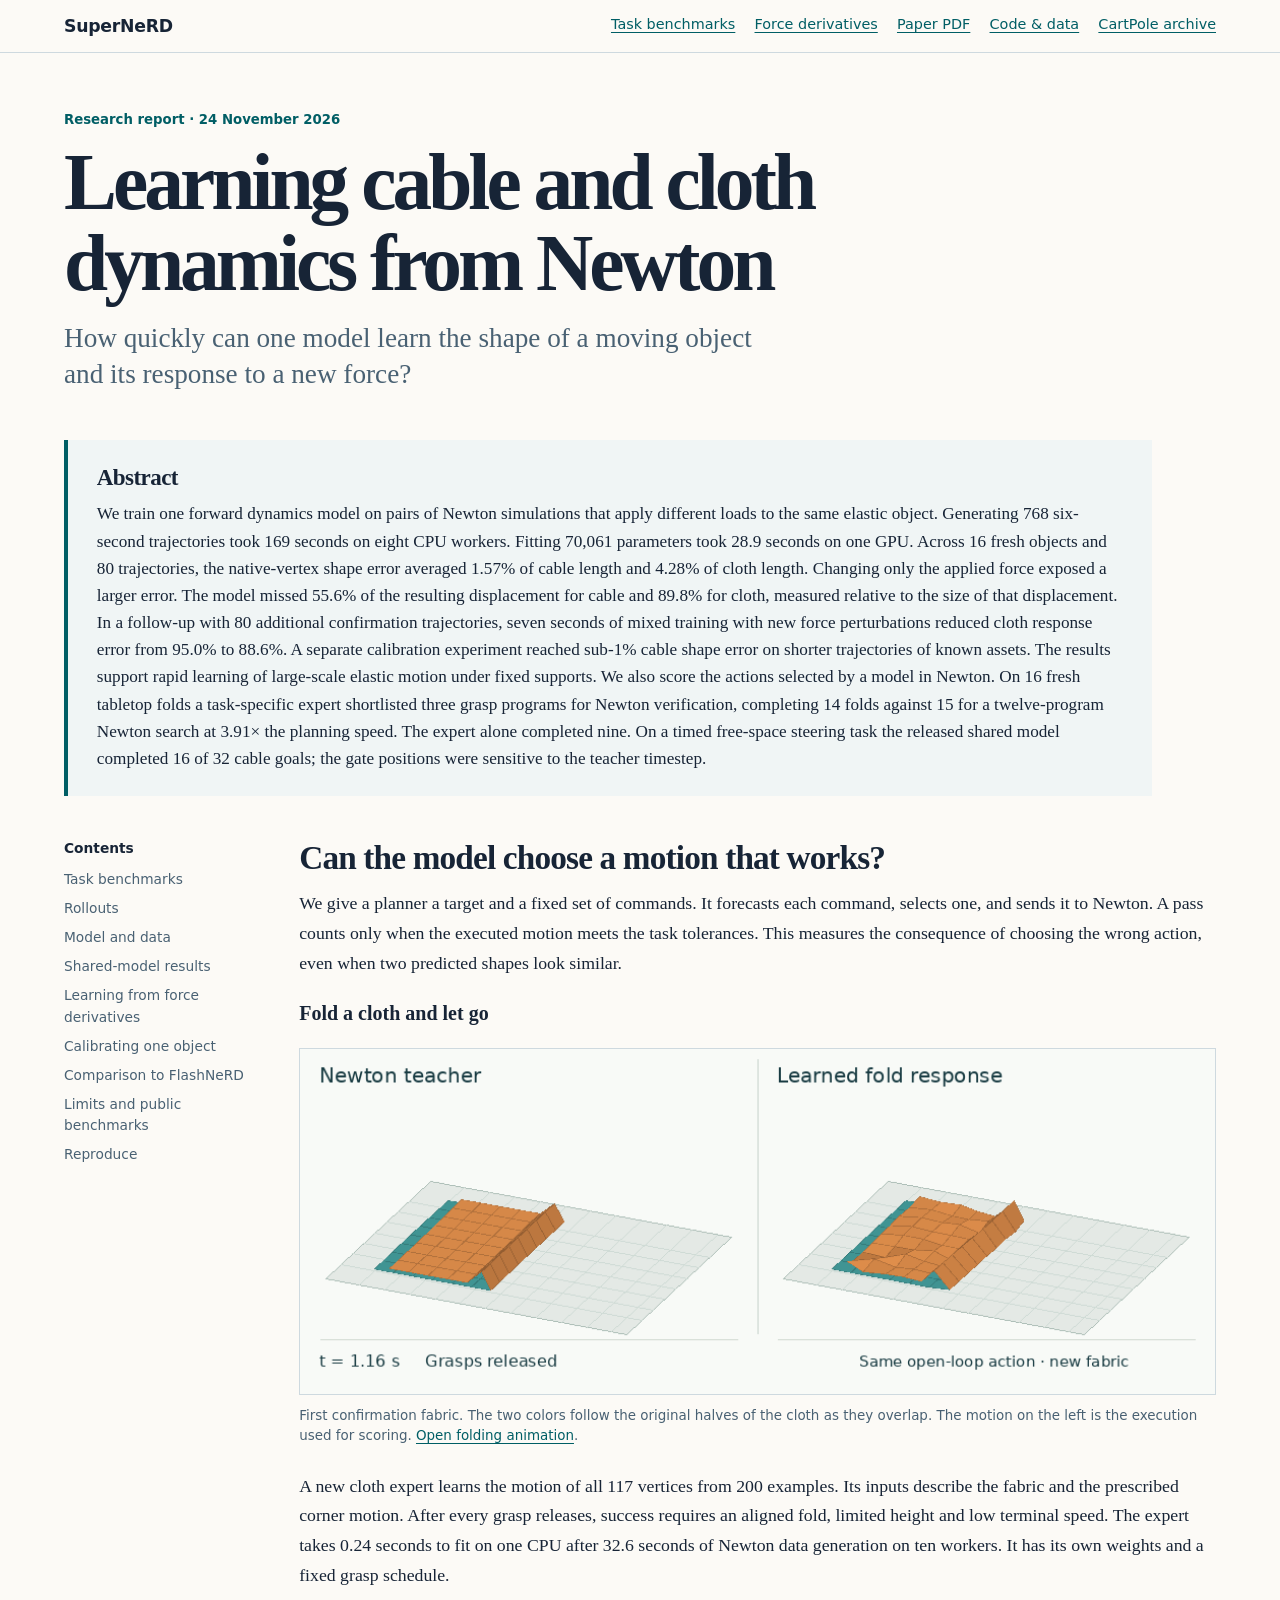
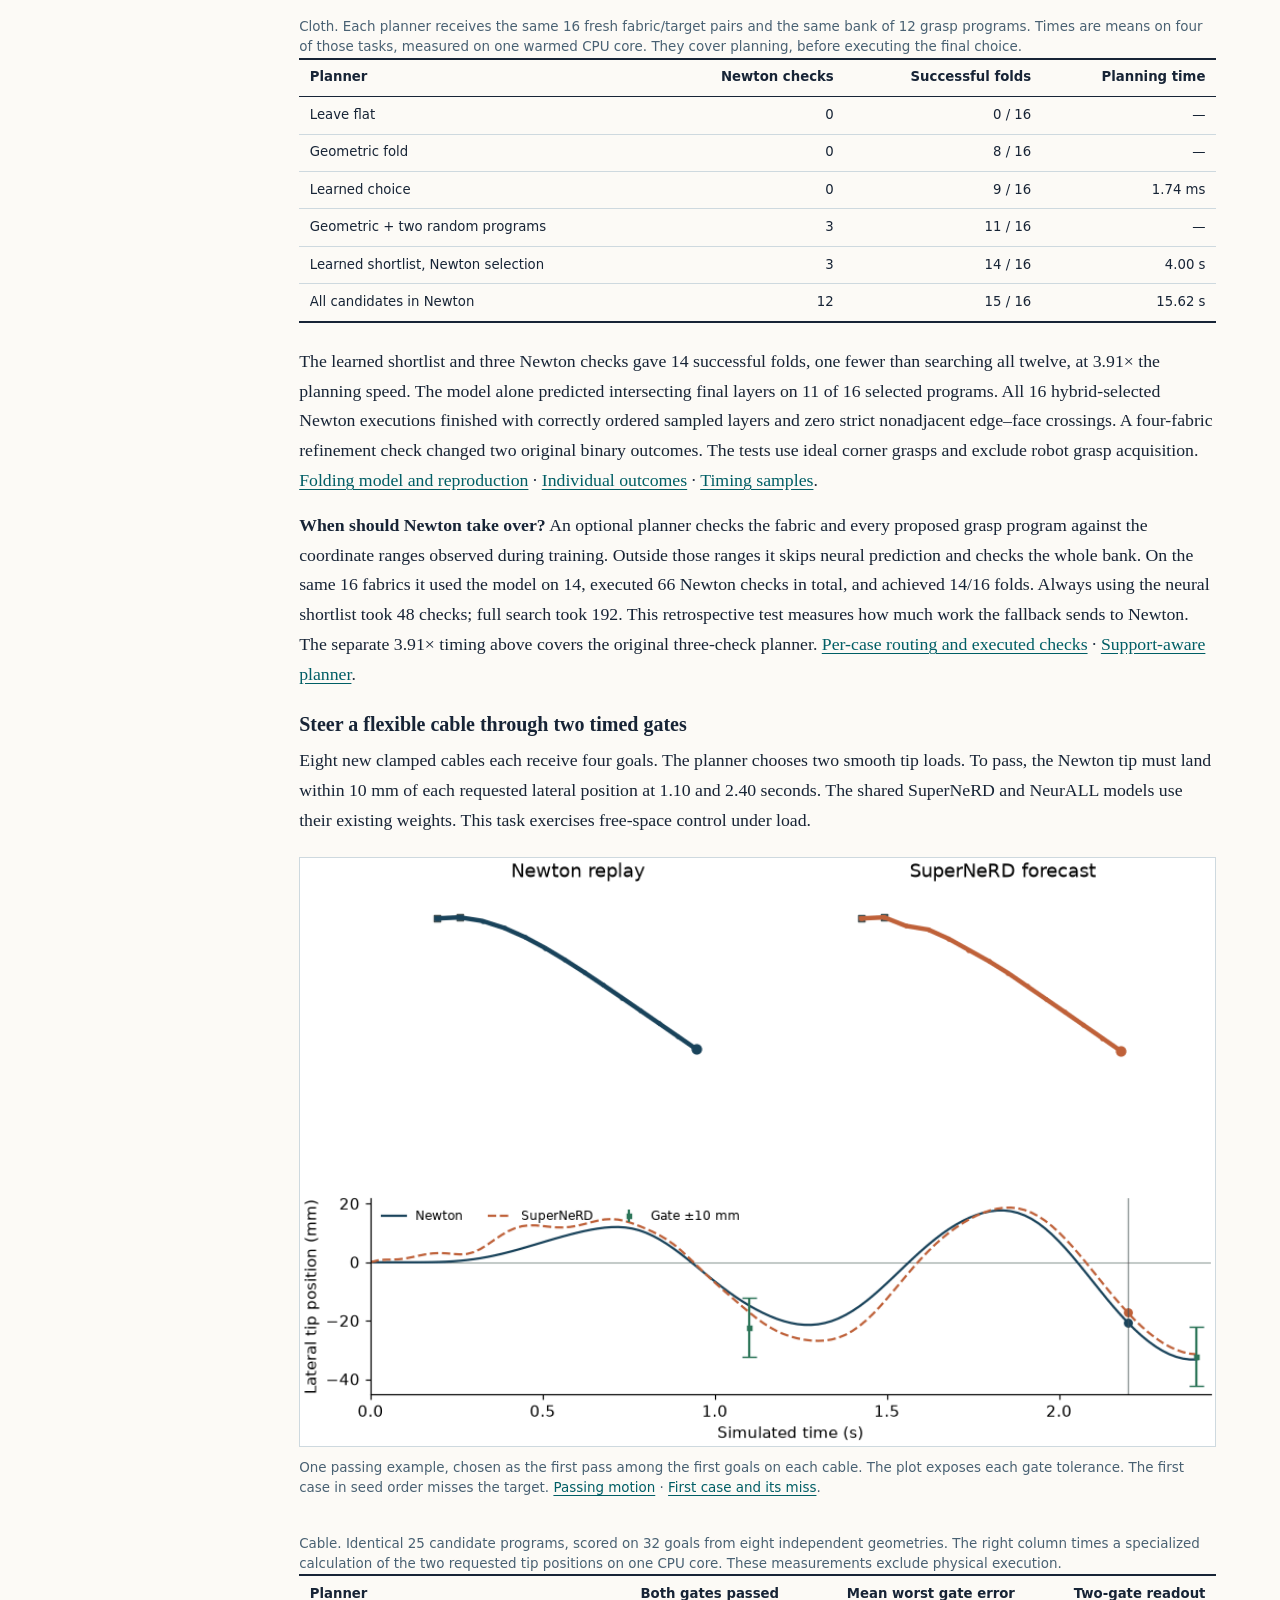
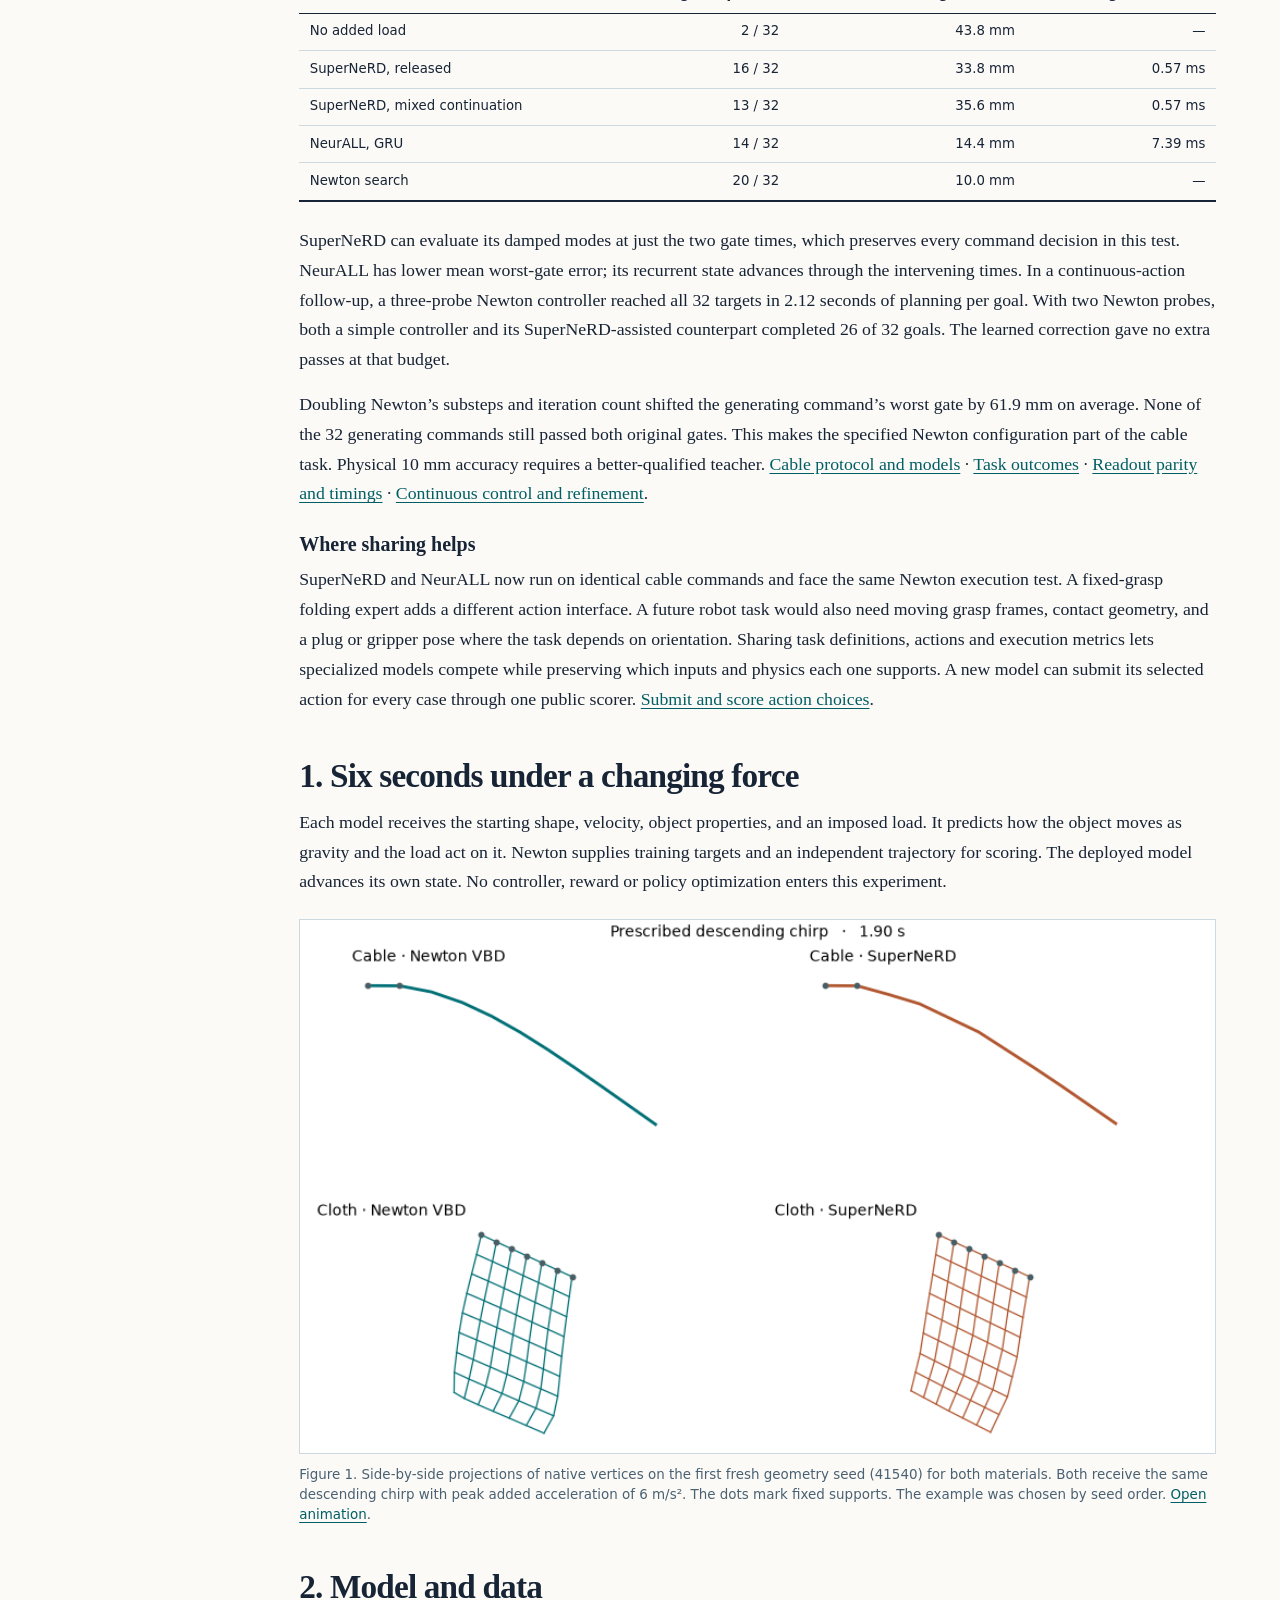
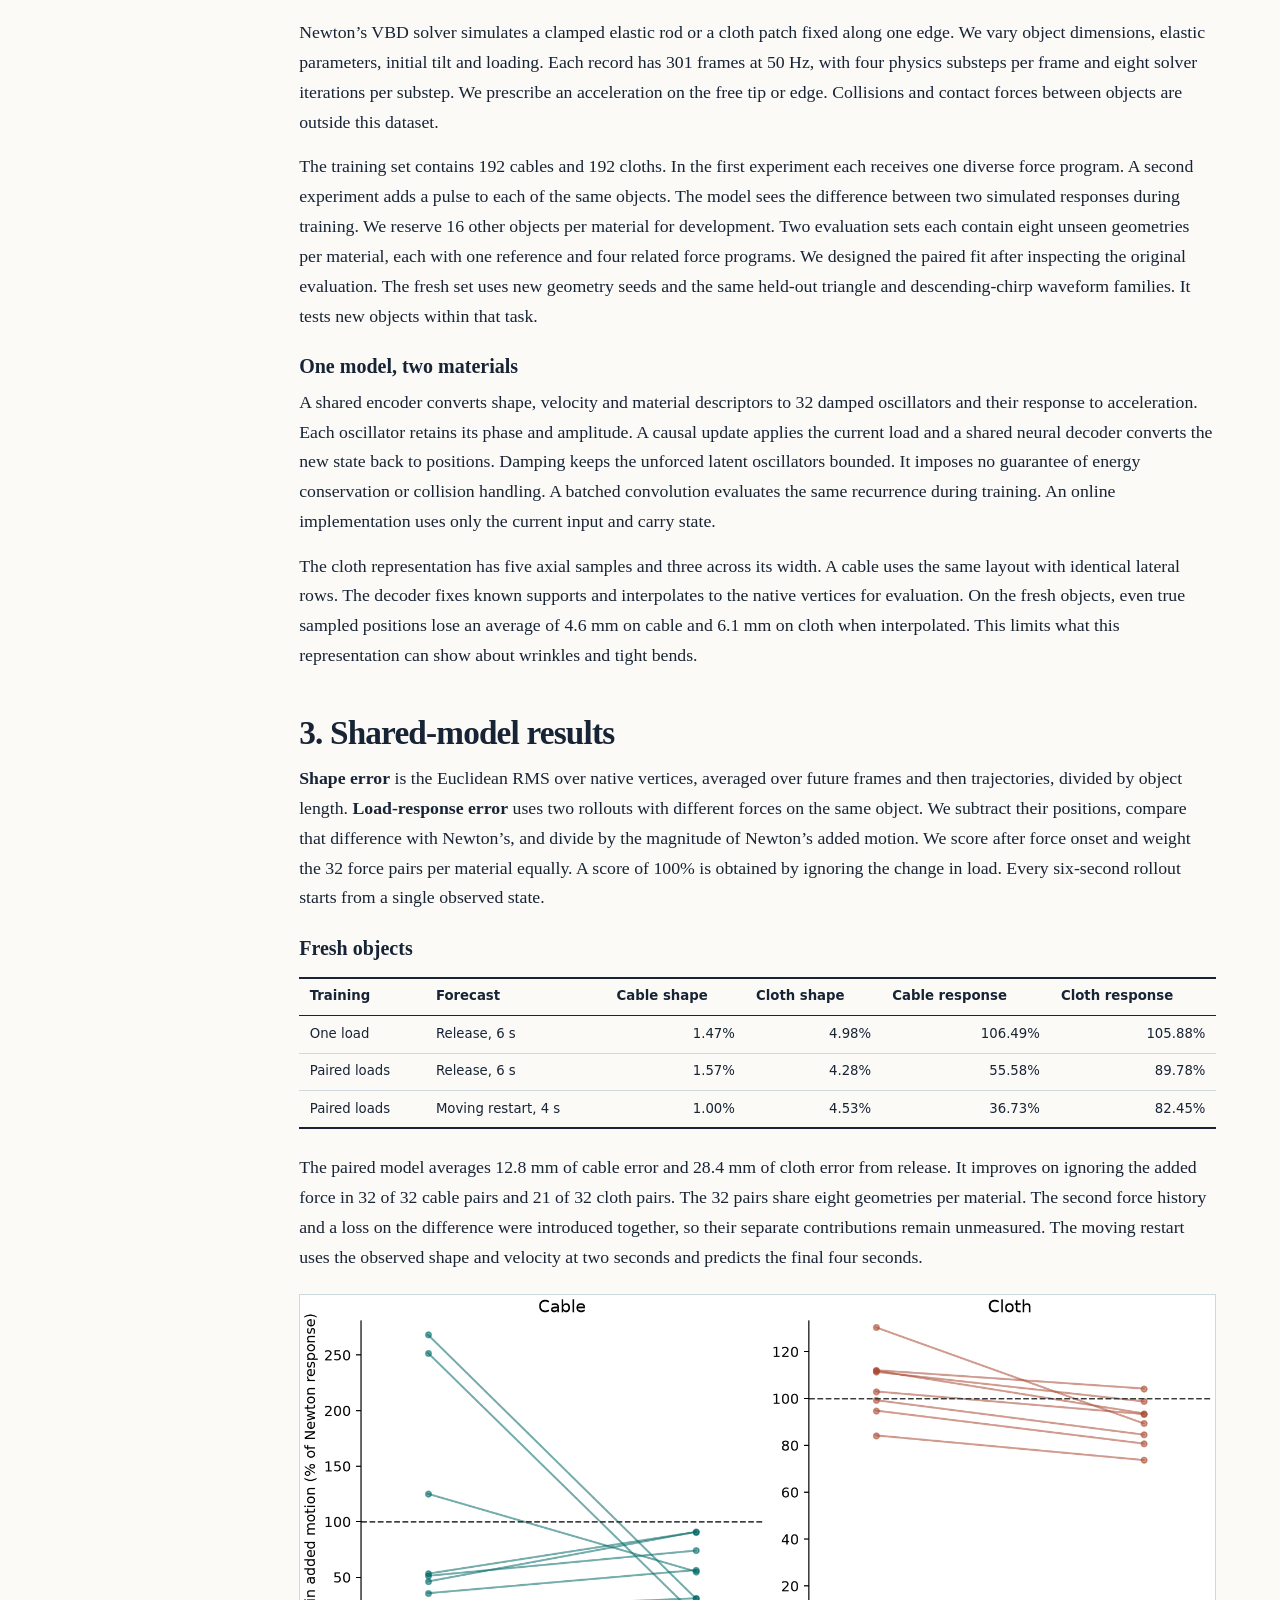
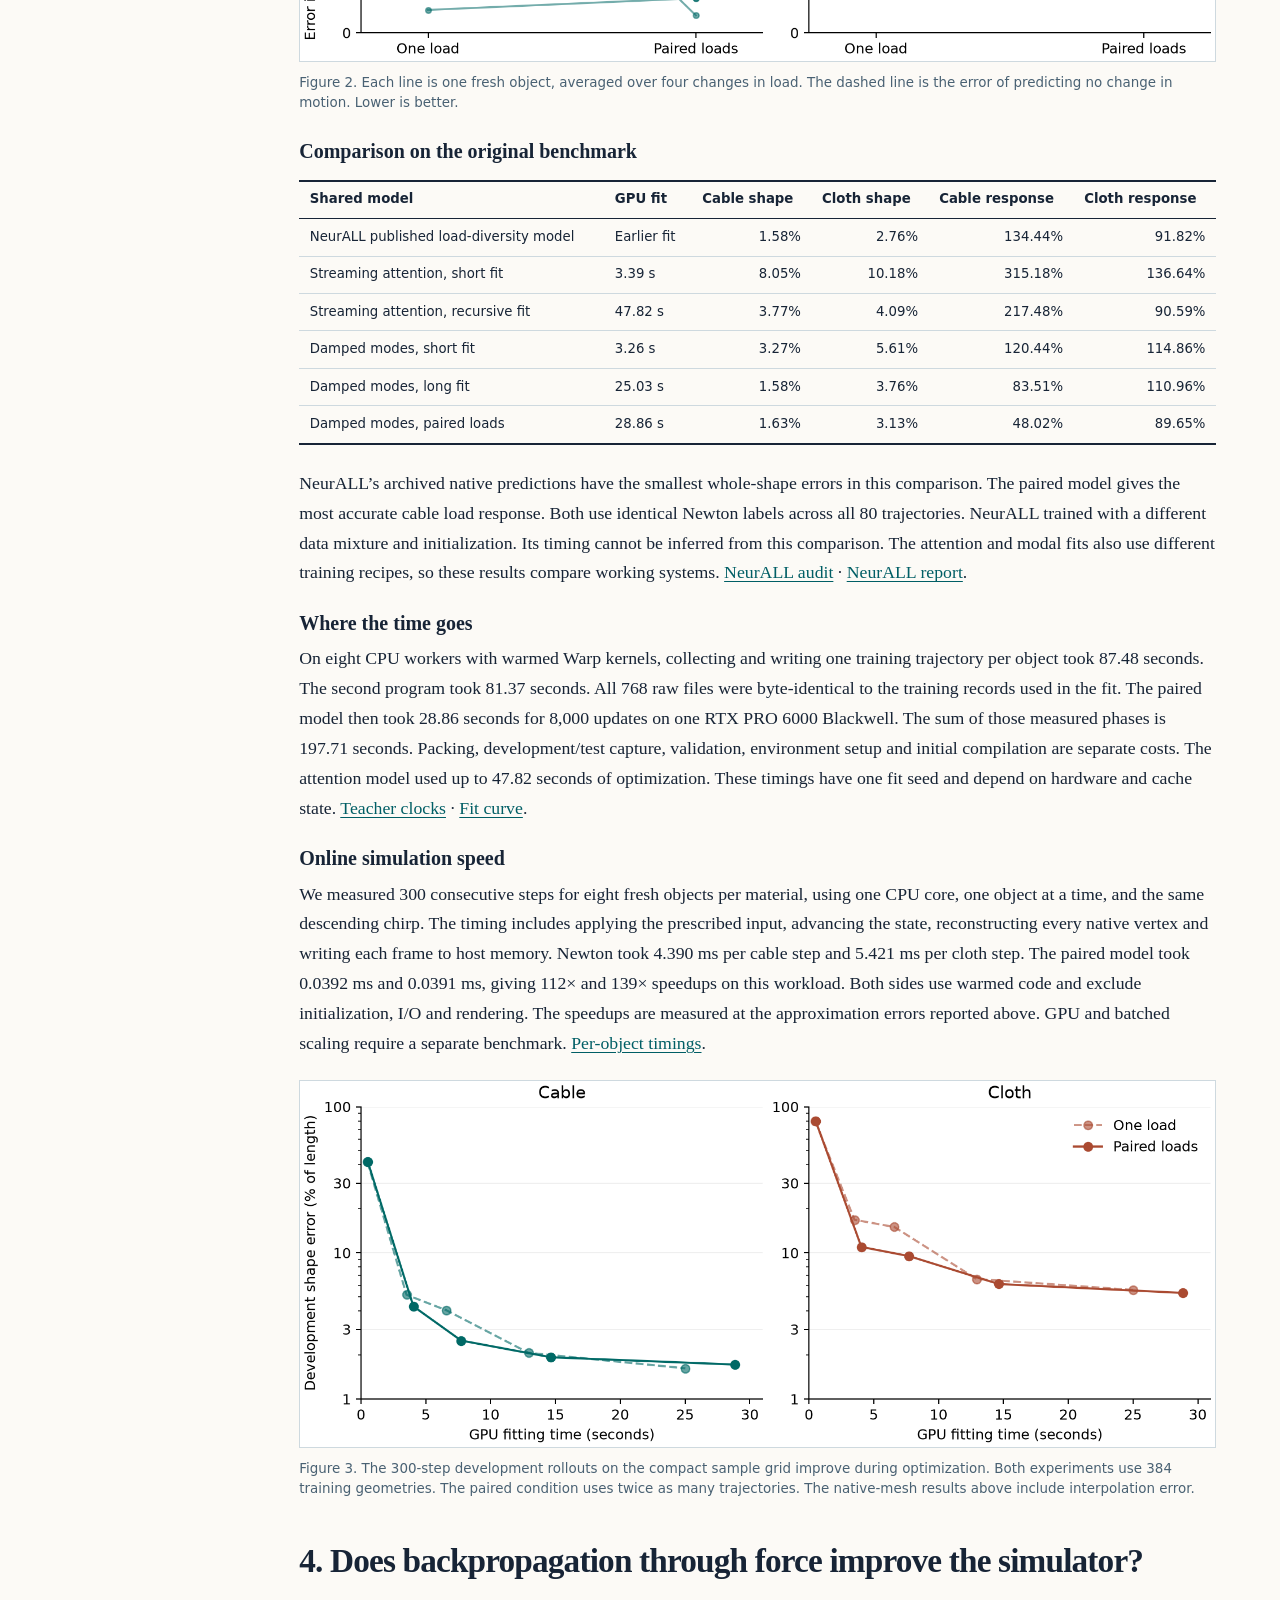
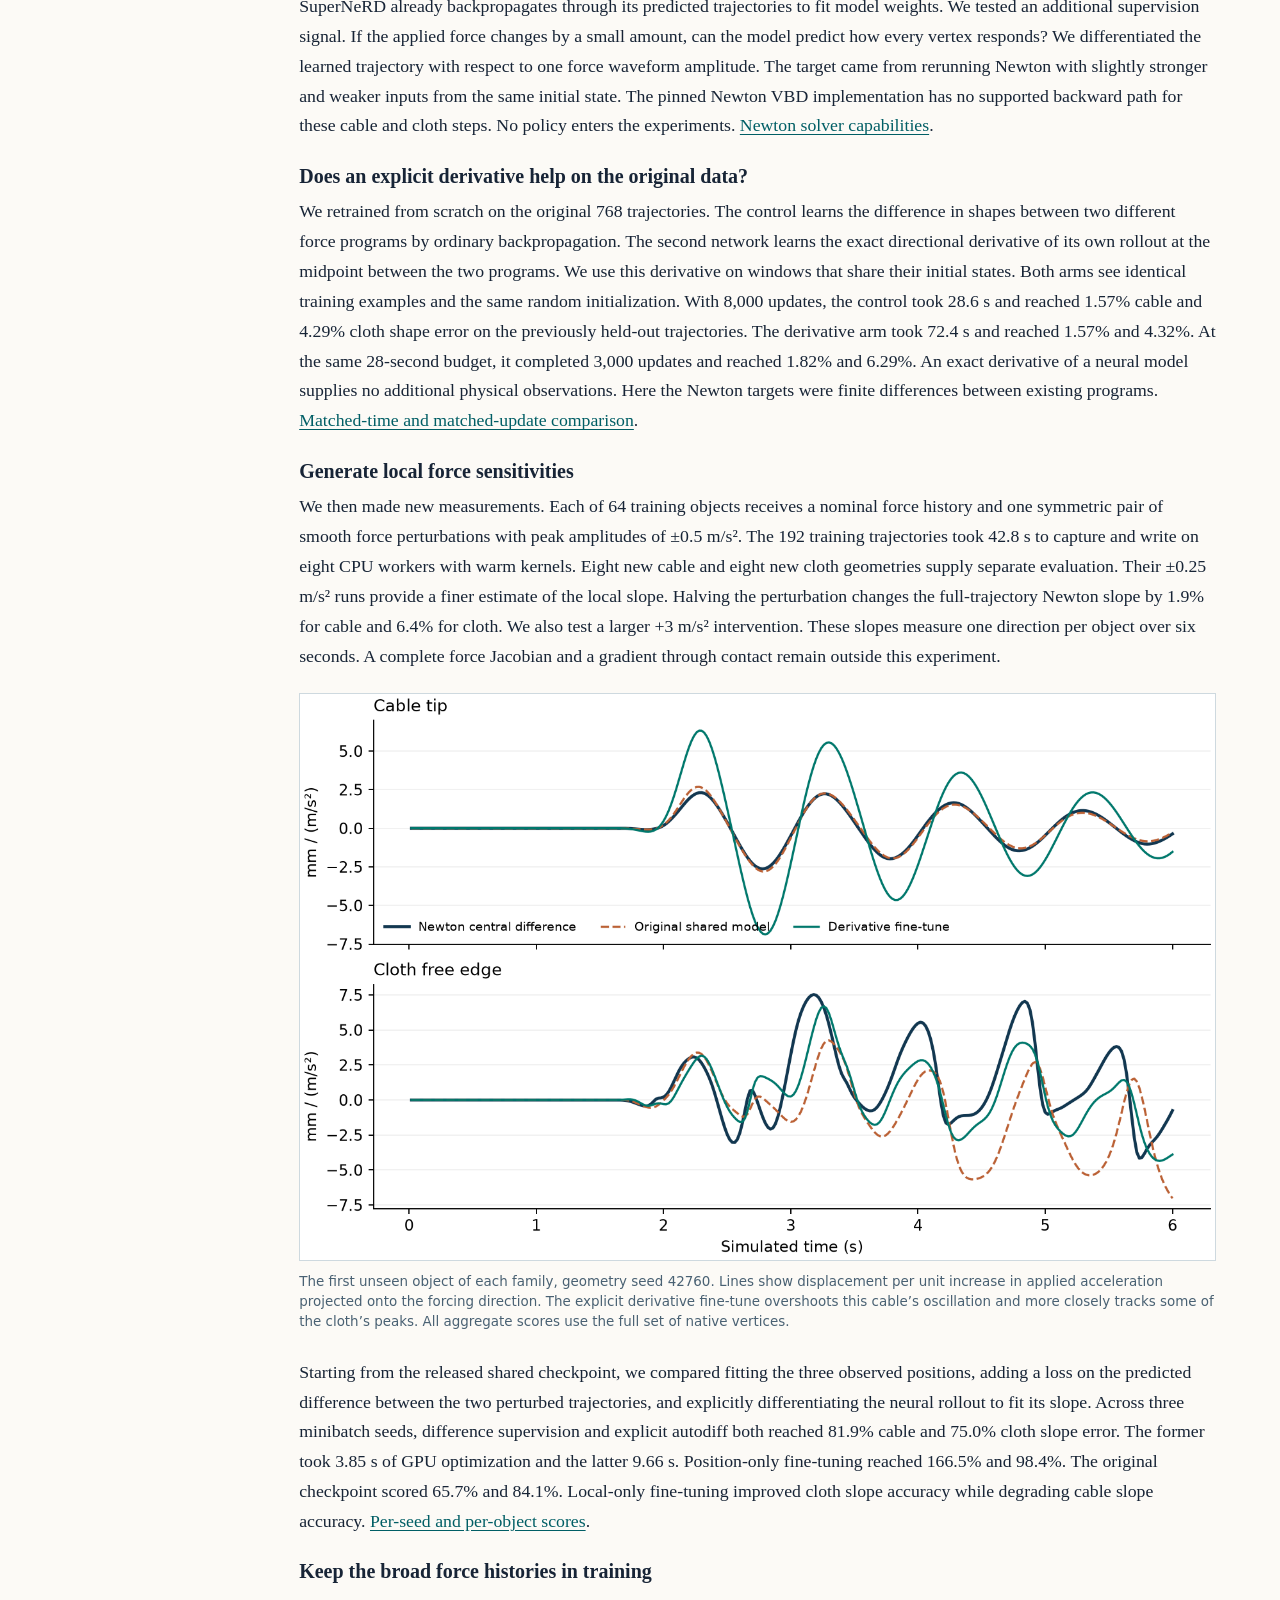
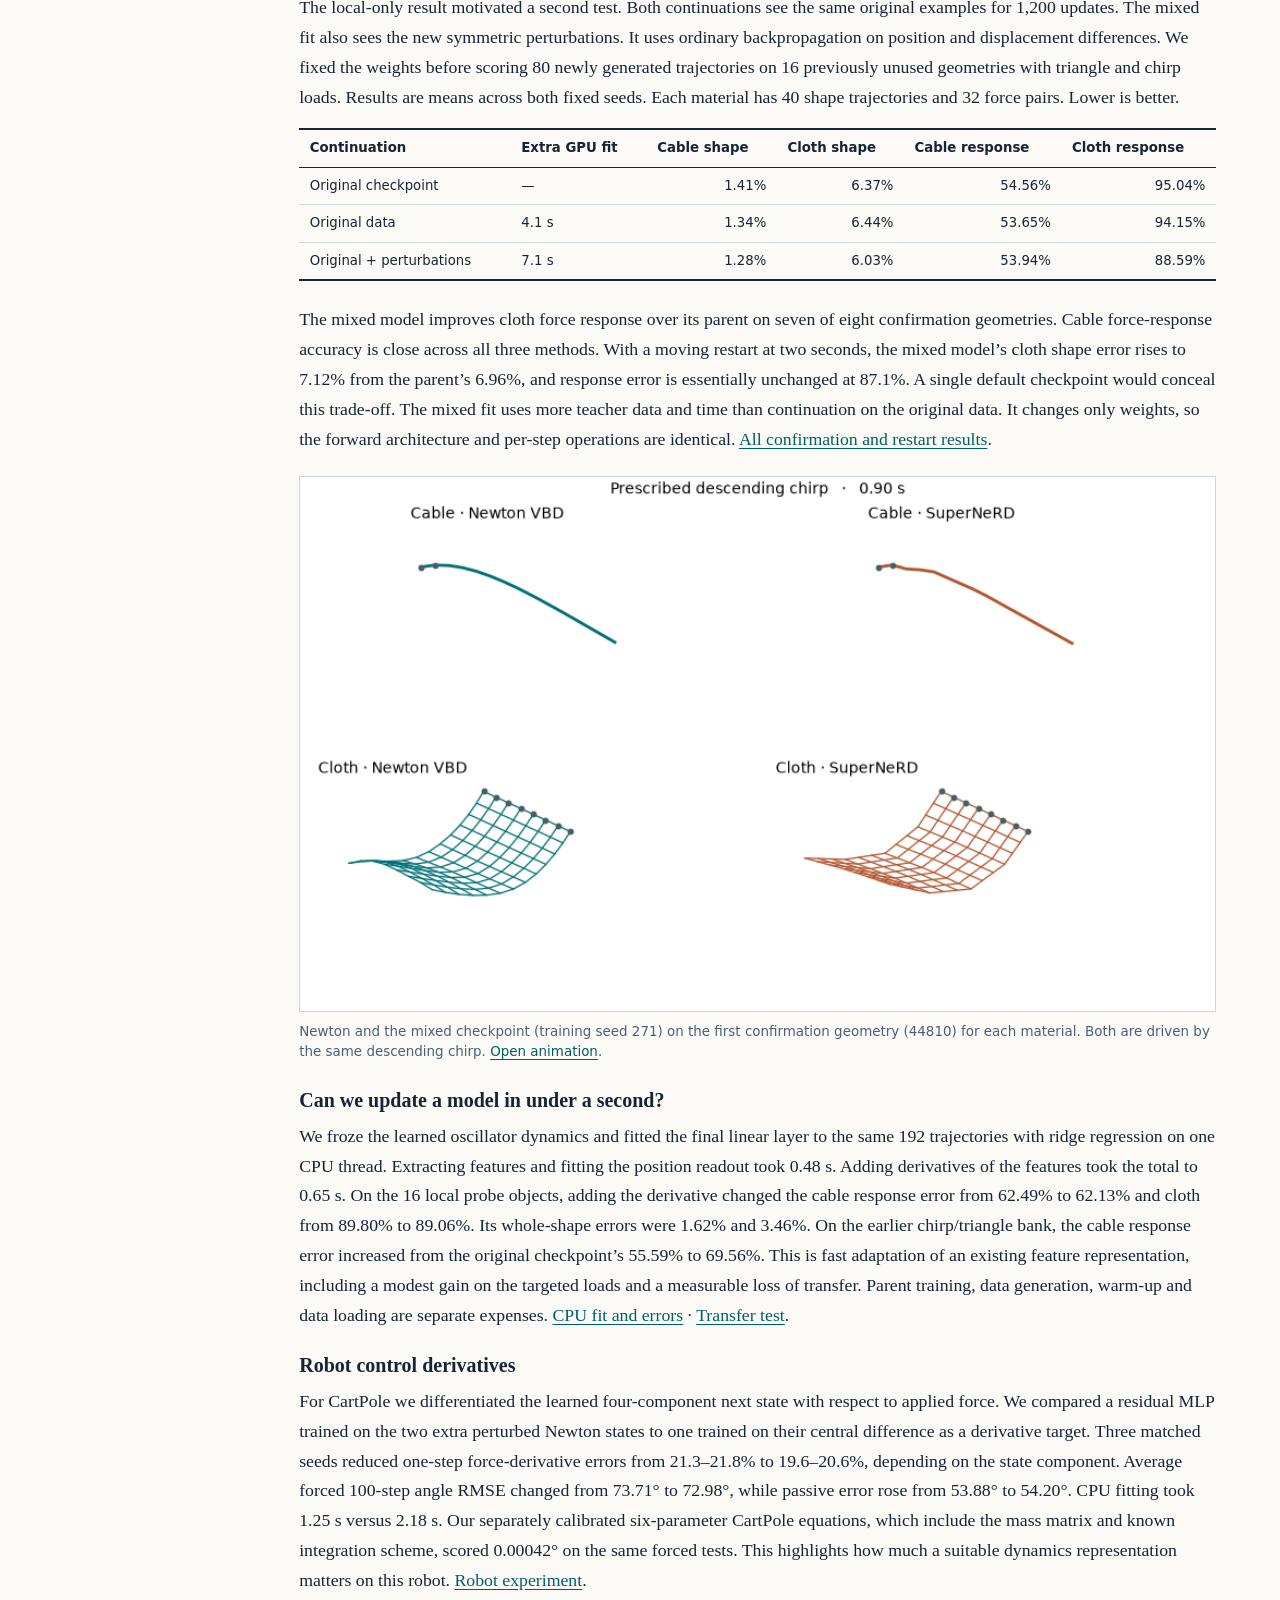
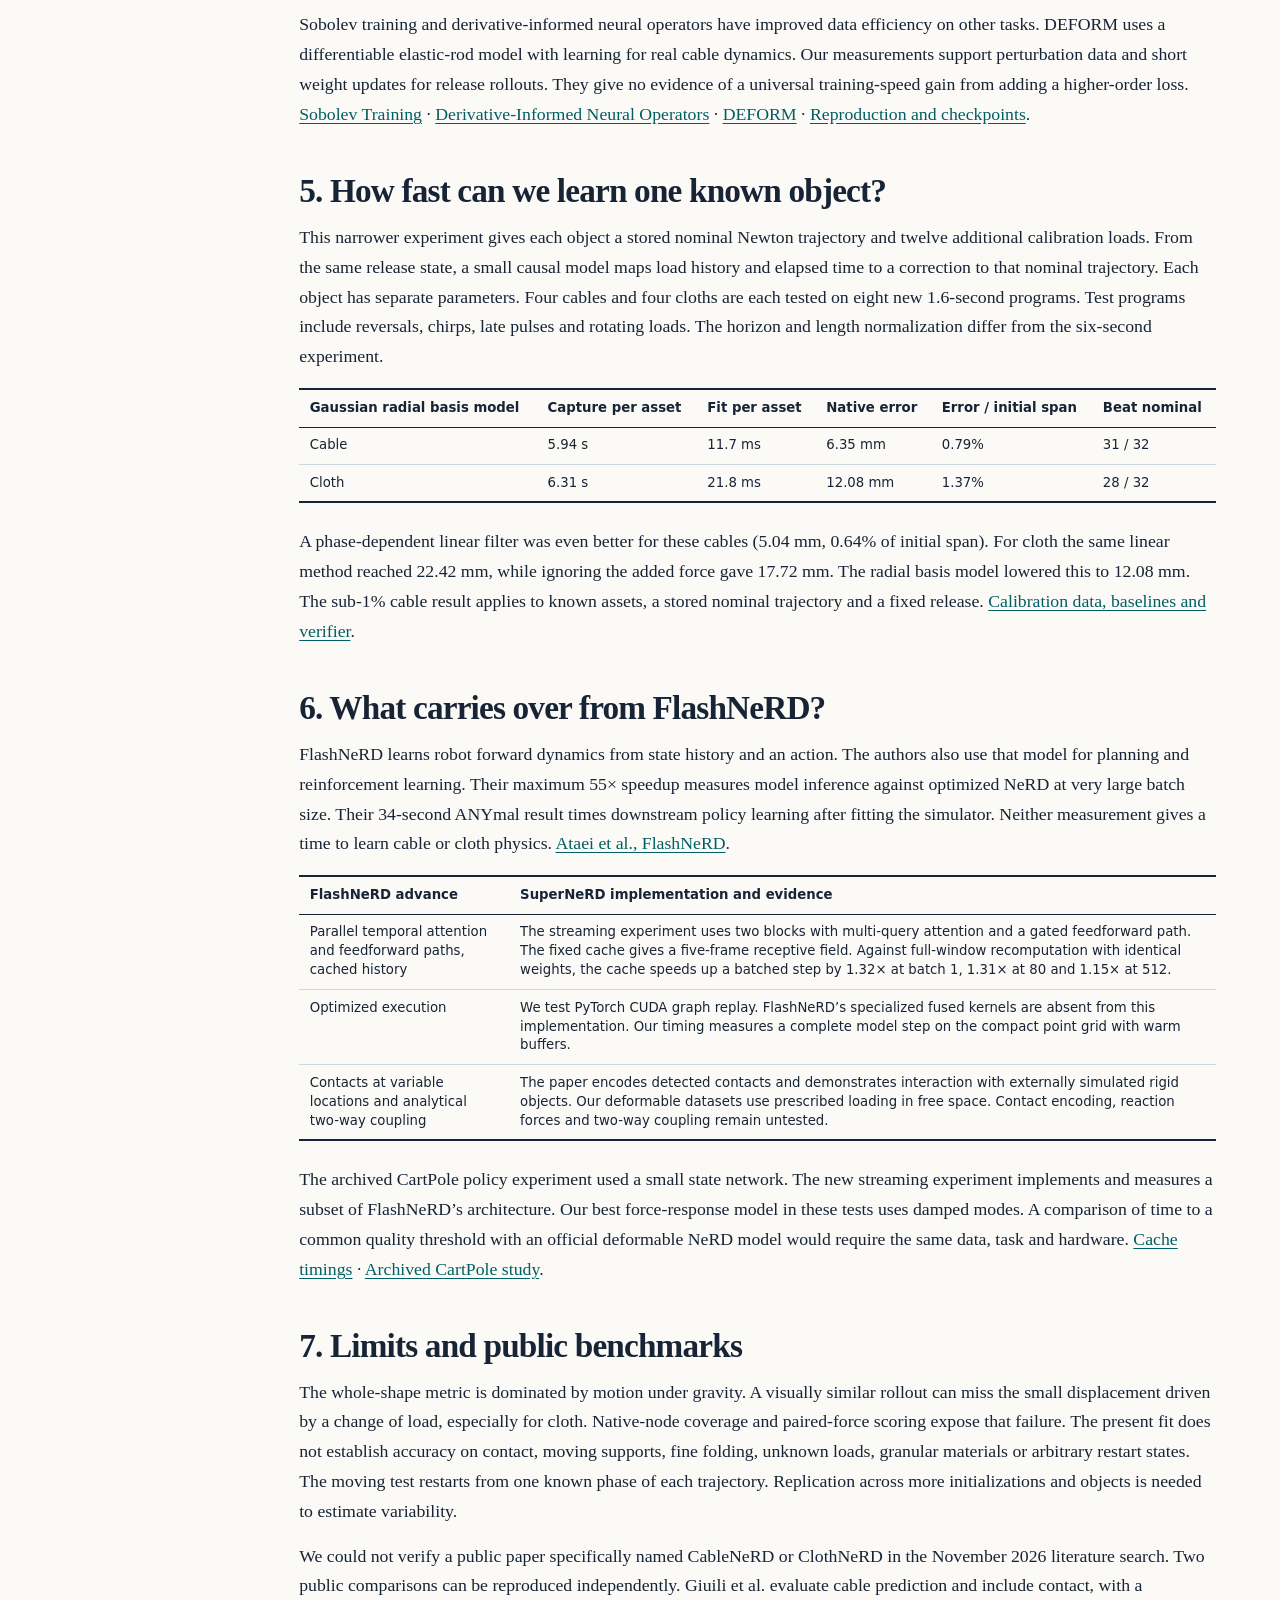
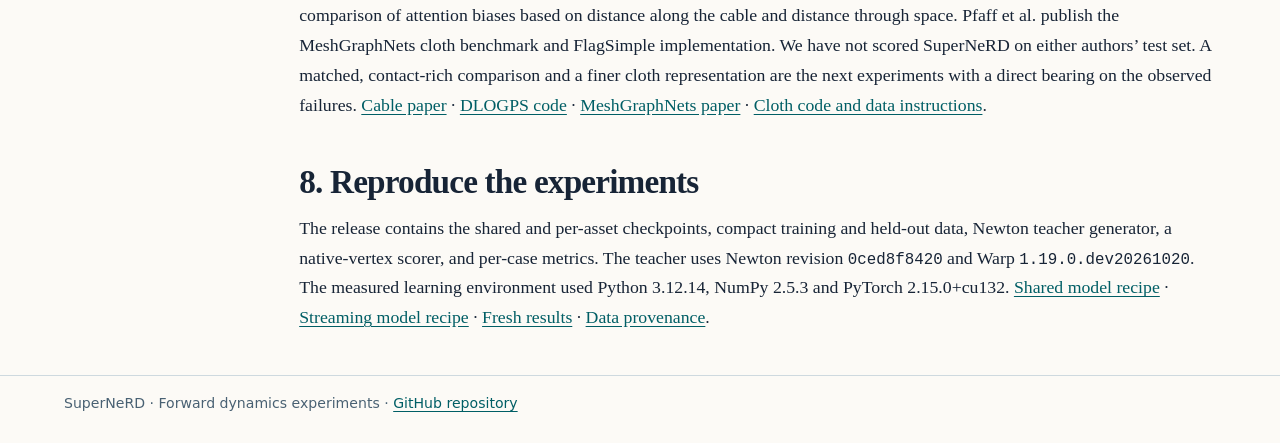
<file: index.html>
<!doctype html>
<html lang="en">
<head>
  <meta charset="utf-8"><meta name="viewport" content="width=device-width, initial-scale=1">
  <title>SuperNeRD · Learning cable and cloth dynamics from Newton</title>
  <meta name="description" content="Fitting one forward model to Newton cable and cloth trajectories. Measured data collection, fit time, full-mesh rollouts and response to unseen forces.">
  <link rel="stylesheet" href="paper.css">
</head>
<body>
<header class="masthead"><div class="frame"><strong>SuperNeRD</strong><nav aria-label="Project"><a href="#tasks">Task benchmarks</a><a href="#gradients">Force derivatives</a><a href="paper/deformable-physics.pdf">Paper PDF</a><a href="https://github.com/maxkra15/supernerd/tree/main/deformables">Code &amp; data</a><a href="cartpole.html">CartPole archive</a></nav></div></header>
<main><div class="frame">
<div class="title-block"><p class="label">Research report · 24 November 2026</p><h1>Learning cable and cloth dynamics from Newton</h1><p class="subtitle">How quickly can one model learn the shape of a moving object and its response to a new force?</p></div>
<div class="abstract"><h2>Abstract</h2><p>We train one forward dynamics model on pairs of Newton simulations that apply different loads to the same elastic object. Generating 768 six-second trajectories took 169 seconds on eight CPU workers. Fitting 70,061 parameters took 28.9 seconds on one GPU. Across 16 fresh objects and 80 trajectories, the native-vertex shape error averaged 1.57% of cable length and 4.28% of cloth length. Changing only the applied force exposed a larger error. The model missed 55.6% of the resulting displacement for cable and 89.8% for cloth, measured relative to the size of that displacement. In a follow-up with 80 additional confirmation trajectories, seven seconds of mixed training with new force perturbations reduced cloth response error from 95.0% to 88.6%. A separate calibration experiment reached sub-1% cable shape error on shorter trajectories of known assets. The results support rapid learning of large-scale elastic motion under fixed supports. We also score the actions selected by a model in Newton. On 16 fresh tabletop folds a task-specific expert shortlisted three grasp programs for Newton verification, completing 14 folds against 15 for a twelve-program Newton search at 3.91× the planning speed. The expert alone completed nine. On a timed free-space steering task the released shared model completed 16 of 32 cable goals; the gate positions were sensitive to the teacher timestep.</p></div>
<div class="paper-layout"><nav class="toc" aria-label="Contents"><strong>Contents</strong><ol>
<li><a href="#tasks">Task benchmarks</a></li><li><a href="#motion">Rollouts</a></li><li><a href="#method">Model and data</a></li><li><a href="#results">Shared-model results</a></li><li><a href="#gradients">Learning from force derivatives</a></li><li><a href="#calibration">Calibrating one object</a></li><li><a href="#flash">Comparison to FlashNeRD</a></li><li><a href="#limits">Limits and public benchmarks</a></li><li><a href="#reproduce">Reproduce</a></li></ol></nav>
<article class="manuscript">
<section id="tasks"><h2>Can the model choose a motion that works?</h2>
<p>We give a planner a target and a fixed set of commands. It forecasts each command, selects one, and sends it to Newton. A pass counts only when the executed motion meets the task tolerances. This measures the consequence of choosing the wrong action, even when two predicted shapes look similar.</p>
<h3>Fold a cloth and let go</h3>
<figure><picture><source media="print, (prefers-reduced-motion: reduce)" srcset="tasks/cloth/cloth-fold.png"><img src="tasks/cloth/cloth-fold.gif" width="900" height="340" alt="Newton and the folding surrogate execute the same two-corner grasp, carry, release and settle on the first confirmation fabric."></picture><figcaption>First confirmation fabric. The two colors follow the original halves of the cloth as they overlap. The motion on the left is the execution used for scoring. <a href="tasks/cloth/cloth-fold.gif">Open folding animation</a>.</figcaption></figure>
<p>A new cloth expert learns the motion of all 117 vertices from 200 examples. Its inputs describe the fabric and the prescribed corner motion. After every grasp releases, success requires an aligned fold, limited height and low terminal speed. The expert takes 0.24 seconds to fit on one CPU after 32.6 seconds of Newton data generation on ten workers. It has its own weights and a fixed grasp schedule.</p>
<div class="table-wrap"><table><caption>Cloth. Each planner receives the same 16 fresh fabric/target pairs and the same bank of 12 grasp programs. Times are means on four of those tasks, measured on one warmed CPU core. They cover planning, before executing the final choice.</caption><thead><tr><th scope="col">Planner</th><th scope="col" class="num">Newton checks</th><th scope="col" class="num">Successful folds</th><th scope="col" class="num">Planning time</th></tr></thead><tbody>
<tr><td>Leave flat</td><td class="num">0</td><td class="num">0 / 16</td><td class="num">—</td></tr><tr><td>Geometric fold</td><td class="num">0</td><td class="num">8 / 16</td><td class="num">—</td></tr><tr><td>Learned choice</td><td class="num">0</td><td class="num">9 / 16</td><td class="num">1.74 ms</td></tr><tr><td>Geometric + two random programs</td><td class="num">3</td><td class="num">11 / 16</td><td class="num">—</td></tr><tr><td>Learned shortlist, Newton selection</td><td class="num">3</td><td class="num">14 / 16</td><td class="num">4.00 s</td></tr><tr><td>All candidates in Newton</td><td class="num">12</td><td class="num">15 / 16</td><td class="num">15.62 s</td></tr>
</tbody></table></div>
<p>The learned shortlist and three Newton checks gave 14 successful folds, one fewer than searching all twelve, at 3.91× the planning speed. The model alone predicted intersecting final layers on 11 of 16 selected programs. All 16 hybrid-selected Newton executions finished with correctly ordered sampled layers and zero strict nonadjacent edge–face crossings. A four-fabric refinement check changed two original binary outcomes. The tests use ideal corner grasps and exclude robot grasp acquisition. <a href="https://github.com/maxkra15/supernerd/tree/main/tasks/cloth">Folding model and reproduction</a> · <a href="tasks/cloth/confirmation.json">Individual outcomes</a> · <a href="tasks/cloth/timings.json">Timing samples</a>.</p>
<p><strong>When should Newton take over?</strong> An optional planner checks the fabric and every proposed grasp program against the coordinate ranges observed during training. Outside those ranges it skips neural prediction and checks the whole bank. On the same 16 fabrics it used the model on 14, executed 66 Newton checks in total, and achieved 14/16 folds. Always using the neural shortlist took 48 checks; full search took 192. This retrospective test measures how much work the fallback sends to Newton. The separate 3.91× timing above covers the original three-check planner. <a href="tasks/cloth/guarded-confirmation.json">Per-case routing and executed checks</a> · <a href="https://github.com/maxkra15/supernerd/blob/main/tasks/cloth/guarded_planner.py">Support-aware planner</a>.</p>
<h3>Steer a flexible cable through two timed gates</h3>
<p>Eight new clamped cables each receive four goals. The planner chooses two smooth tip loads. To pass, the Newton tip must land within 10 mm of each requested lateral position at 1.10 and 2.40 seconds. The shared SuperNeRD and NeurALL models use their existing weights. This task exercises free-space control under load.</p>
<figure><picture><source media="print, (prefers-reduced-motion: reduce)" srcset="tasks/cable/cable-gates-success.png"><img src="tasks/cable/cable-gates-success.gif" alt="The same two-pulse command shown in Newton and the mixed SuperNeRD model, with lateral tip position at both target times."></picture><figcaption>One passing example, chosen as the first pass among the first goals on each cable. The plot exposes each gate tolerance. The first case in seed order misses the target. <a href="tasks/cable/cable-gates-success.gif">Passing motion</a> · <a href="tasks/cable/cable-gates.gif">First case and its miss</a>.</figcaption></figure>
<div class="table-wrap"><table><caption>Cable. Identical 25 candidate programs, scored on 32 goals from eight independent geometries. The right column times a specialized calculation of the two requested tip positions on one CPU core. These measurements exclude physical execution.</caption><thead><tr><th scope="col">Planner</th><th scope="col" class="num">Both gates passed</th><th scope="col" class="num">Mean worst gate error</th><th scope="col" class="num">Two-gate readout</th></tr></thead><tbody>
<tr><td>No added load</td><td class="num">2 / 32</td><td class="num">43.8 mm</td><td class="num">—</td></tr><tr><td>SuperNeRD, released</td><td class="num">16 / 32</td><td class="num">33.8 mm</td><td class="num">0.57 ms</td></tr><tr><td>SuperNeRD, mixed continuation</td><td class="num">13 / 32</td><td class="num">35.6 mm</td><td class="num">0.57 ms</td></tr><tr><td>NeurALL, GRU</td><td class="num">14 / 32</td><td class="num">14.4 mm</td><td class="num">7.39 ms</td></tr><tr><td>Newton search</td><td class="num">20 / 32</td><td class="num">10.0 mm</td><td class="num">—</td></tr>
</tbody></table></div>
<p>SuperNeRD can evaluate its damped modes at just the two gate times, which preserves every command decision in this test. NeurALL has lower mean worst-gate error; its recurrent state advances through the intervening times. In a continuous-action follow-up, a three-probe Newton controller reached all 32 targets in 2.12 seconds of planning per goal. With two Newton probes, both a simple controller and its SuperNeRD-assisted counterpart completed 26 of 32 goals. The learned correction gave no extra passes at that budget.</p>
<p>Doubling Newton’s substeps and iteration count shifted the generating command’s worst gate by 61.9 mm on average. None of the 32 generating commands still passed both original gates. This makes the specified Newton configuration part of the cable task. Physical 10 mm accuracy requires a better-qualified teacher. <a href="https://github.com/maxkra15/supernerd/tree/main/tasks/cable">Cable protocol and models</a> · <a href="tasks/cable/results/summary.json">Task outcomes</a> · <a href="tasks/cable/results/fast-planning.json">Readout parity and timings</a> · <a href="tasks/cable/results/continuous-summary.json">Continuous control and refinement</a>.</p>
<h3>Where sharing helps</h3><p>SuperNeRD and NeurALL now run on identical cable commands and face the same Newton execution test. A fixed-grasp folding expert adds a different action interface. A future robot task would also need moving grasp frames, contact geometry, and a plug or gripper pose where the task depends on orientation. Sharing task definitions, actions and execution metrics lets specialized models compete while preserving which inputs and physics each one supports. A new model can submit its selected action for every case through one public scorer. <a href="https://github.com/maxkra15/supernerd/tree/main/tasks#evaluate-a-deformable-model-on-actions">Submit and score action choices</a>.</p></section>
<section id="motion"><h2>1. Six seconds under a changing force</h2>
<p>Each model receives the starting shape, velocity, object properties, and an imposed load. It predicts how the object moves as gravity and the load act on it. Newton supplies training targets and an independent trajectory for scoring. The deployed model advances its own state. No controller, reward or policy optimization enters this experiment.</p>
<figure><picture><source media="print, (prefers-reduced-motion: reduce)" srcset="figures/newton-supernerd.png"><img src="figures/newton-supernerd.gif" width="840" height="490" alt="Two rows show a cable and a cloth bending under gravity and a changing load. In each row Newton is at left and the shared model is at right."></picture><figcaption>Figure 1. Side-by-side projections of native vertices on the first fresh geometry seed (41540) for both materials. Both receive the same descending chirp with peak added acceleration of 6 m/s². The dots mark fixed supports. The example was chosen by seed order. <a href="figures/newton-supernerd.gif">Open animation</a>.</figcaption></figure></section>
<section id="method"><h2>2. Model and data</h2>
<p>Newton’s VBD solver simulates a clamped elastic rod or a cloth patch fixed along one edge. We vary object dimensions, elastic parameters, initial tilt and loading. Each record has 301 frames at 50 Hz, with four physics substeps per frame and eight solver iterations per substep. We prescribe an acceleration on the free tip or edge. Collisions and contact forces between objects are outside this dataset.</p>
<p>The training set contains 192 cables and 192 cloths. In the first experiment each receives one diverse force program. A second experiment adds a pulse to each of the same objects. The model sees the difference between two simulated responses during training. We reserve 16 other objects per material for development. Two evaluation sets each contain eight unseen geometries per material, each with one reference and four related force programs. We designed the paired fit after inspecting the original evaluation. The fresh set uses new geometry seeds and the same held-out triangle and descending-chirp waveform families. It tests new objects within that task.</p>
<h3>One model, two materials</h3><p>A shared encoder converts shape, velocity and material descriptors to 32 damped oscillators and their response to acceleration. Each oscillator retains its phase and amplitude. A causal update applies the current load and a shared neural decoder converts the new state back to positions. Damping keeps the unforced latent oscillators bounded. It imposes no guarantee of energy conservation or collision handling. A batched convolution evaluates the same recurrence during training. An online implementation uses only the current input and carry state.</p>
<p>The cloth representation has five axial samples and three across its width. A cable uses the same layout with identical lateral rows. The decoder fixes known supports and interpolates to the native vertices for evaluation. On the fresh objects, even true sampled positions lose an average of 4.6 mm on cable and 6.1 mm on cloth when interpolated. This limits what this representation can show about wrinkles and tight bends.</p></section>
<section id="results"><h2>3. Shared-model results</h2>
<p><strong>Shape error</strong> is the Euclidean RMS over native vertices, averaged over future frames and then trajectories, divided by object length. <strong>Load-response error</strong> uses two rollouts with different forces on the same object. We subtract their positions, compare that difference with Newton’s, and divide by the magnitude of Newton’s added motion. We score after force onset and weight the 32 force pairs per material equally. A score of 100% is obtained by ignoring the change in load. Every six-second rollout starts from a single observed state.</p>
<h3>Fresh objects</h3>
<div class="table-wrap"><table><thead><tr><th>Training</th><th>Forecast</th><th>Cable shape</th><th>Cloth shape</th><th>Cable response</th><th>Cloth response</th></tr></thead><tbody>
<tr><td>One load</td><td>Release, 6 s</td><td class="num">1.47%</td><td class="num">4.98%</td><td class="num">106.49%</td><td class="num">105.88%</td></tr><tr><td>Paired loads</td><td>Release, 6 s</td><td class="num">1.57%</td><td class="num">4.28%</td><td class="num">55.58%</td><td class="num">89.78%</td></tr><tr><td>Paired loads</td><td>Moving restart, 4 s</td><td class="num">1.00%</td><td class="num">4.53%</td><td class="num">36.73%</td><td class="num">82.45%</td></tr>
</tbody></table></div>
<p>The paired model averages 12.8 mm of cable error and 28.4 mm of cloth error from release. It improves on ignoring the added force in 32 of 32 cable pairs and 21 of 32 cloth pairs. The 32 pairs share eight geometries per material. The second force history and a loss on the difference were introduced together, so their separate contributions remain unmeasured. The moving restart uses the observed shape and velocity at two seconds and predicts the final four seconds.</p>
<figure><img src="figures/force-transfer.png" alt="Eight paired lines per material show force-response error with one or two training loads per object."><figcaption>Figure 2. Each line is one fresh object, averaged over four changes in load. The dashed line is the error of predicting no change in motion. Lower is better.</figcaption></figure>
<h3>Comparison on the original benchmark</h3>
<div class="table-wrap"><table><thead><tr><th>Shared model</th><th>GPU fit</th><th>Cable shape</th><th>Cloth shape</th><th>Cable response</th><th>Cloth response</th></tr></thead><tbody>
<tr><td>NeurALL published load-diversity model</td><td>Earlier fit</td><td class="num">1.58%</td><td class="num">2.76%</td><td class="num">134.44%</td><td class="num">91.82%</td></tr><tr><td>Streaming attention, short fit</td><td>3.39 s</td><td class="num">8.05%</td><td class="num">10.18%</td><td class="num">315.18%</td><td class="num">136.64%</td></tr><tr><td>Streaming attention, recursive fit</td><td>47.82 s</td><td class="num">3.77%</td><td class="num">4.09%</td><td class="num">217.48%</td><td class="num">90.59%</td></tr><tr><td>Damped modes, short fit</td><td>3.26 s</td><td class="num">3.27%</td><td class="num">5.61%</td><td class="num">120.44%</td><td class="num">114.86%</td></tr><tr><td>Damped modes, long fit</td><td>25.03 s</td><td class="num">1.58%</td><td class="num">3.76%</td><td class="num">83.51%</td><td class="num">110.96%</td></tr><tr><td>Damped modes, paired loads</td><td>28.86 s</td><td class="num">1.63%</td><td class="num">3.13%</td><td class="num">48.02%</td><td class="num">89.65%</td></tr>
</tbody></table></div>
<p>NeurALL’s archived native predictions have the smallest whole-shape errors in this comparison. The paired model gives the most accurate cable load response. Both use identical Newton labels across all 80 trajectories. NeurALL trained with a different data mixture and initialization. Its timing cannot be inferred from this comparison. The attention and modal fits also use different training recipes, so these results compare working systems. <a href="deformables/results/native-neurall.json">NeurALL audit</a> · <a href="https://maxkra15.github.io/neurall/">NeurALL report</a>.</p>
<h3>Where the time goes</h3>
<p>On eight CPU workers with warmed Warp kernels, collecting and writing one training trajectory per object took 87.48 seconds. The second program took 81.37 seconds. All 768 raw files were byte-identical to the training records used in the fit. The paired model then took 28.86 seconds for 8,000 updates on one RTX PRO 6000 Blackwell. The sum of those measured phases is 197.71 seconds. Packing, development/test capture, validation, environment setup and initial compilation are separate costs. The attention model used up to 47.82 seconds of optimization. These timings have one fit seed and depend on hardware and cache state. <a href="deformables/results/teacher-capture.json">Teacher clocks</a> · <a href="deformables/results/modal-paired.json">Fit curve</a>.</p>
<h3>Online simulation speed</h3>
<p>We measured 300 consecutive steps for eight fresh objects per material, using one CPU core, one object at a time, and the same descending chirp. The timing includes applying the prescribed input, advancing the state, reconstructing every native vertex and writing each frame to host memory. Newton took 4.390 ms per cable step and 5.421 ms per cloth step. The paired model took 0.0392 ms and 0.0391 ms, giving 112× and 139× speedups on this workload. Both sides use warmed code and exclude initialization, I/O and rendering. The speedups are measured at the approximation errors reported above. GPU and batched scaling require a separate benchmark. <a href="deformables/results/matched-forward-timing.json">Per-object timings</a>.</p>
<figure><img src="figures/deformable-learning.png" alt="Validation shape error on the compact sample grid versus GPU training time, separately for cable and cloth."><figcaption>Figure 3. The 300-step development rollouts on the compact sample grid improve during optimization. Both experiments use 384 training geometries. The paired condition uses twice as many trajectories. The native-mesh results above include interpolation error.</figcaption></figure></section>
<section id="gradients"><h2>4. Does backpropagation through force improve the simulator?</h2>
<p>SuperNeRD already backpropagates through its predicted trajectories to fit model weights. We tested an additional supervision signal. If the applied force changes by a small amount, can the model predict how every vertex responds? We differentiated the learned trajectory with respect to one force waveform amplitude. The target came from rerunning Newton with slightly stronger and weaker inputs from the same initial state. The pinned Newton VBD implementation has no supported backward path for these cable and cloth steps. No policy enters the experiments. <a href="https://newton-physics.github.io/newton/stable/solvers/index.html#supported-features">Newton solver capabilities</a>.</p>
<h3>Does an explicit derivative help on the original data?</h3>
<p>We retrained from scratch on the original 768 trajectories. The control learns the difference in shapes between two different force programs by ordinary backpropagation. The second network learns the exact directional derivative of its own rollout at the midpoint between the two programs. We use this derivative on windows that share their initial states. Both arms see identical training examples and the same random initialization. With 8,000 updates, the control took 28.6 s and reached 1.57% cable and 4.29% cloth shape error on the previously held-out trajectories. The derivative arm took 72.4 s and reached 1.57% and 4.32%. At the same 28-second budget, it completed 3,000 updates and reached 1.82% and 6.29%. An exact derivative of a neural model supplies no additional physical observations. Here the Newton targets were finite differences between existing programs. <a href="deformables/gradients/results/paired/results.json">Matched-time and matched-update comparison</a>.</p>
<h3>Generate local force sensitivities</h3>
<p>We then made new measurements. Each of 64 training objects receives a nominal force history and one symmetric pair of smooth force perturbations with peak amplitudes of ±0.5 m/s². The 192 training trajectories took 42.8 s to capture and write on eight CPU workers with warm kernels. Eight new cable and eight new cloth geometries supply separate evaluation. Their ±0.25 m/s² runs provide a finer estimate of the local slope. Halving the perturbation changes the full-trajectory Newton slope by 1.9% for cable and 6.4% for cloth. We also test a larger +3 m/s² intervention. These slopes measure one direction per object over six seconds. A complete force Jacobian and a gradient through contact remain outside this experiment.</p>
<figure><img src="figures/force-sensitivity.png" alt="Newton and two learned models predict the signed sensitivity of a cable tip and a cloth edge to a smooth force input over six seconds."><figcaption>The first unseen object of each family, geometry seed 42760. Lines show displacement per unit increase in applied acceleration projected onto the forcing direction. The explicit derivative fine-tune overshoots this cable’s oscillation and more closely tracks some of the cloth’s peaks. All aggregate scores use the full set of native vertices.</figcaption></figure>
<p>Starting from the released shared checkpoint, we compared fitting the three observed positions, adding a loss on the predicted difference between the two perturbed trajectories, and explicitly differentiating the neural rollout to fit its slope. Across three minibatch seeds, difference supervision and explicit autodiff both reached 81.9% cable and 75.0% cloth slope error. The former took 3.85 s of GPU optimization and the latter 9.66 s. Position-only fine-tuning reached 166.5% and 98.4%. The original checkpoint scored 65.7% and 84.1%. Local-only fine-tuning improved cloth slope accuracy while degrading cable slope accuracy. <a href="deformables/gradients/results/local/results.json">Per-seed and per-object scores</a>.</p>
<h3>Keep the broad force histories in training</h3>
<p>The local-only result motivated a second test. Both continuations see the same original examples for 1,200 updates. The mixed fit also sees the new symmetric perturbations. It uses ordinary backpropagation on position and displacement differences. We fixed the weights before scoring 80 newly generated trajectories on 16 previously unused geometries with triangle and chirp loads. Results are means across both fixed seeds. Each material has 40 shape trajectories and 32 force pairs. Lower is better.</p>
<div class="table-wrap"><table><thead><tr><th>Continuation</th><th>Extra GPU fit</th><th>Cable shape</th><th>Cloth shape</th><th>Cable response</th><th>Cloth response</th></tr></thead><tbody>

<tr><td>Original checkpoint</td><td>—</td><td class="num">1.41%</td><td class="num">6.37%</td><td class="num">54.56%</td><td class="num">95.04%</td></tr>

<tr><td>Original data</td><td>4.1 s</td><td class="num">1.34%</td><td class="num">6.44%</td><td class="num">53.65%</td><td class="num">94.15%</td></tr>

<tr><td>Original + perturbations</td><td>7.1 s</td><td class="num">1.28%</td><td class="num">6.03%</td><td class="num">53.94%</td><td class="num">88.59%</td></tr>
</tbody></table></div>
<p>The mixed model improves cloth force response over its parent on seven of eight confirmation geometries. Cable force-response accuracy is close across all three methods. With a moving restart at two seconds, the mixed model’s cloth shape error rises to 7.12% from the parent’s 6.96%, and response error is essentially unchanged at 87.1%. A single default checkpoint would conceal this trade-off. The mixed fit uses more teacher data and time than continuation on the original data. It changes only weights, so the forward architecture and per-step operations are identical. <a href="deformables/gradients/results/retention/scores.json">All confirmation and restart results</a>.</p>
<figure><picture><source media="print, (prefers-reduced-motion: reduce)" srcset="figures/gradient-confirmation.png"><img src="figures/gradient-confirmation.gif" width="840" height="490" alt="Newton and the updated mixed-training checkpoint on the first confirmation cable and cloth."></picture><figcaption>Newton and the mixed checkpoint (training seed 271) on the first confirmation geometry (44810) for each material. Both are driven by the same descending chirp. <a href="figures/gradient-confirmation.gif">Open animation</a>.</figcaption></figure>
<h3>Can we update a model in under a second?</h3>
<p>We froze the learned oscillator dynamics and fitted the final linear layer to the same 192 trajectories with ridge regression on one CPU thread. Extracting features and fitting the position readout took 0.48 s. Adding derivatives of the features took the total to 0.65 s. On the 16 local probe objects, adding the derivative changed the cable response error from 62.49% to 62.13% and cloth from 89.80% to 89.06%. Its whole-shape errors were 1.62% and 3.46%. On the earlier chirp/triangle bank, the cable response error increased from the original checkpoint’s 55.59% to 69.56%. This is fast adaptation of an existing feature representation, including a modest gain on the targeted loads and a measurable loss of transfer. Parent training, data generation, warm-up and data loading are separate expenses. <a href="deformables/gradients/results/readout/results.json">CPU fit and errors</a> · <a href="deformables/gradients/results/readout/transfer.json">Transfer test</a>.</p>
<h3>Robot control derivatives</h3>
<p>For CartPole we differentiated the learned four-component next state with respect to applied force. We compared a residual MLP trained on the two extra perturbed Newton states to one trained on their central difference as a derivative target. Three matched seeds reduced one-step force-derivative errors from 21.3–21.8% to 19.6–20.6%, depending on the state component. Average forced 100-step angle RMSE changed from 73.71° to 72.98°, while passive error rose from 53.88° to 54.20°. CPU fitting took 1.25 s versus 2.18 s. Our separately calibrated six-parameter CartPole equations, which include the mass matrix and known integration scheme, scored 0.00042° on the same forced tests. This highlights how much a suitable dynamics representation matters on this robot. <a href="deformables/gradients/results/robot/results.json">Robot experiment</a>.</p>
<p>Sobolev training and derivative-informed neural operators have improved data efficiency on other tasks. DEFORM uses a differentiable elastic-rod model with learning for real cable dynamics. Our measurements support perturbation data and short weight updates for release rollouts. They give no evidence of a universal training-speed gain from adding a higher-order loss. <a href="https://proceedings.neurips.cc/paper/2017/hash/758a06618c69880a6cee5314ee42d52f-Abstract.html">Sobolev Training</a> · <a href="https://arxiv.org/abs/2206.10745">Derivative-Informed Neural Operators</a> · <a href="https://proceedings.mlr.press/v270/chen25d.html">DEFORM</a> · <a href="https://github.com/maxkra15/supernerd/tree/main/deformables/gradients">Reproduction and checkpoints</a>.</p></section>
<section id="calibration"><h2>5. How fast can we learn one known object?</h2>
<p>This narrower experiment gives each object a stored nominal Newton trajectory and twelve additional calibration loads. From the same release state, a small causal model maps load history and elapsed time to a correction to that nominal trajectory. Each object has separate parameters. Four cables and four cloths are each tested on eight new 1.6-second programs. Test programs include reversals, chirps, late pulses and rotating loads. The horizon and length normalization differ from the six-second experiment.</p>
<div class="table-wrap"><table><thead><tr><th>Gaussian radial basis model</th><th>Capture per asset</th><th>Fit per asset</th><th>Native error</th><th>Error / initial span</th><th>Beat nominal</th></tr></thead><tbody>
<tr><td>Cable</td><td>5.94 s</td><td>11.7 ms</td><td>6.35 mm</td><td>0.79%</td><td>31 / 32</td></tr><tr><td>Cloth</td><td>6.31 s</td><td>21.8 ms</td><td>12.08 mm</td><td>1.37%</td><td>28 / 32</td></tr>
</tbody></table></div>
<p>A phase-dependent linear filter was even better for these cables (5.04 mm, 0.64% of initial span). For cloth the same linear method reached 22.42 mm, while ignoring the added force gave 17.72 mm. The radial basis model lowered this to 12.08 mm. The sub-1% cable result applies to known assets, a stored nominal trajectory and a fixed release. <a href="https://github.com/maxkra15/supernerd/tree/main/deformables/asset">Calibration data, baselines and verifier</a>.</p></section>
<section id="flash"><h2>6. What carries over from FlashNeRD?</h2>
<p>FlashNeRD learns robot forward dynamics from state history and an action. The authors also use that model for planning and reinforcement learning. Their maximum 55× speedup measures model inference against optimized NeRD at very large batch size. Their 34-second ANYmal result times downstream policy learning after fitting the simulator. Neither measurement gives a time to learn cable or cloth physics. <a href="https://arxiv.org/pdf/2610.09130">Ataei et al., FlashNeRD</a>.</p>
<div class="table-wrap"><table><thead><tr><th>FlashNeRD advance</th><th>SuperNeRD implementation and evidence</th></tr></thead><tbody>
<tr><td>Parallel temporal attention and feedforward paths, cached history</td><td>The streaming experiment uses two blocks with multi-query attention and a gated feedforward path. The fixed cache gives a five-frame receptive field. Against full-window recomputation with identical weights, the cache speeds up a batched step by 1.32× at batch 1, 1.31× at 80 and 1.15× at 512.</td></tr>
<tr><td>Optimized execution</td><td>We test PyTorch CUDA graph replay. FlashNeRD’s specialized fused kernels are absent from this implementation. Our timing measures a complete model step on the compact point grid with warm buffers.</td></tr>
<tr><td>Contacts at variable locations and analytical two-way coupling</td><td>The paper encodes detected contacts and demonstrates interaction with externally simulated rigid objects. Our deformable datasets use prescribed loading in free space. Contact encoding, reaction forces and two-way coupling remain untested.</td></tr>
</tbody></table></div>
<p>The archived CartPole policy experiment used a small state network. The new streaming experiment implements and measures a subset of FlashNeRD’s architecture. Our best force-response model in these tests uses damped modes. A comparison of time to a common quality threshold with an official deformable NeRD model would require the same data, task and hardware. <a href="deformables/results/stream-timing.json">Cache timings</a> · <a href="cartpole.html">Archived CartPole study</a>.</p></section>
<section id="limits"><h2>7. Limits and public benchmarks</h2>
<p>The whole-shape metric is dominated by motion under gravity. A visually similar rollout can miss the small displacement driven by a change of load, especially for cloth. Native-node coverage and paired-force scoring expose that failure. The present fit does not establish accuracy on contact, moving supports, fine folding, unknown loads, granular materials or arbitrary restart states. The moving test restarts from one known phase of each trajectory. Replication across more initializations and objects is needed to estimate variability.</p>
<p>We could not verify a public paper specifically named CableNeRD or ClothNeRD in the November 2026 literature search. Two public comparisons can be reproduced independently. Giuili et al. evaluate cable prediction and include contact, with a comparison of attention biases based on distance along the cable and distance through space. Pfaff et al. publish the MeshGraphNets cloth benchmark and FlagSimple implementation. We have not scored SuperNeRD on either authors’ test set. A matched, contact-rich comparison and a finer cloth representation are the next experiments with a direct bearing on the observed failures. <a href="https://arxiv.org/abs/2610.11975">Cable paper</a> · <a href="https://github.com/avihaig/dlogps">DLOGPS code</a> · <a href="https://arxiv.org/abs/2010.03409">MeshGraphNets paper</a> · <a href="https://github.com/google-deepmind/deepmind-research/tree/master/meshgraphnets">Cloth code and data instructions</a>.</p></section>
<section id="reproduce"><h2>8. Reproduce the experiments</h2><p>The release contains the shared and per-asset checkpoints, compact training and held-out data, Newton teacher generator, a native-vertex scorer, and per-case metrics. The teacher uses Newton revision <code>0ced8f8420</code> and Warp <code>1.19.0.dev20261020</code>. The measured learning environment used Python 3.12.14, NumPy 2.5.3 and PyTorch 2.15.0+cu132. <a href="https://github.com/maxkra15/supernerd/blob/main/deformables/MODAL_REPRODUCTION.md">Shared model recipe</a> · <a href="https://github.com/maxkra15/supernerd/blob/main/deformables/STREAM.md">Streaming model recipe</a> · <a href="deformables/results/native-paired-fresh.json">Fresh results</a> · <a href="deformables/data/provenance.json">Data provenance</a>.</p></section>
</article></div></div></main><footer><div class="frame">SuperNeRD · Forward dynamics experiments · <a href="https://github.com/maxkra15/supernerd">GitHub repository</a></div></footer>
</body></html>
</file>
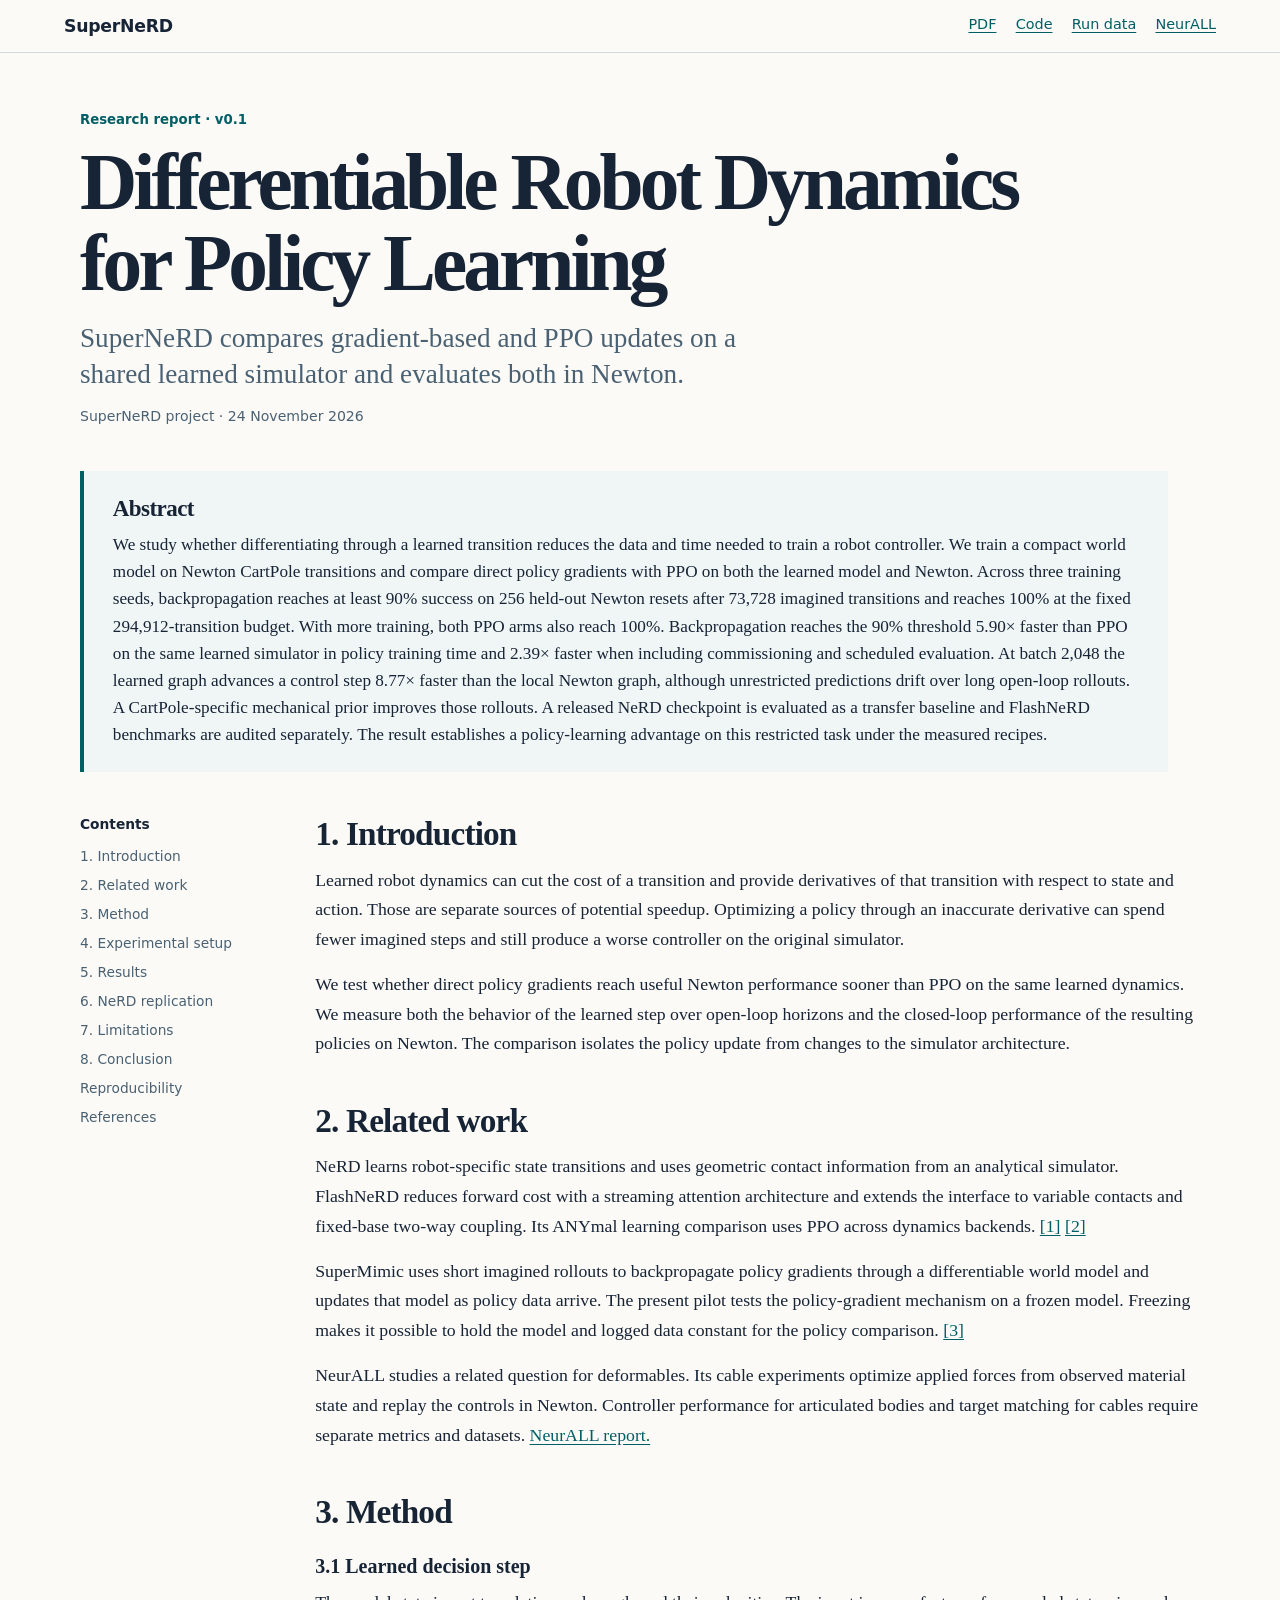
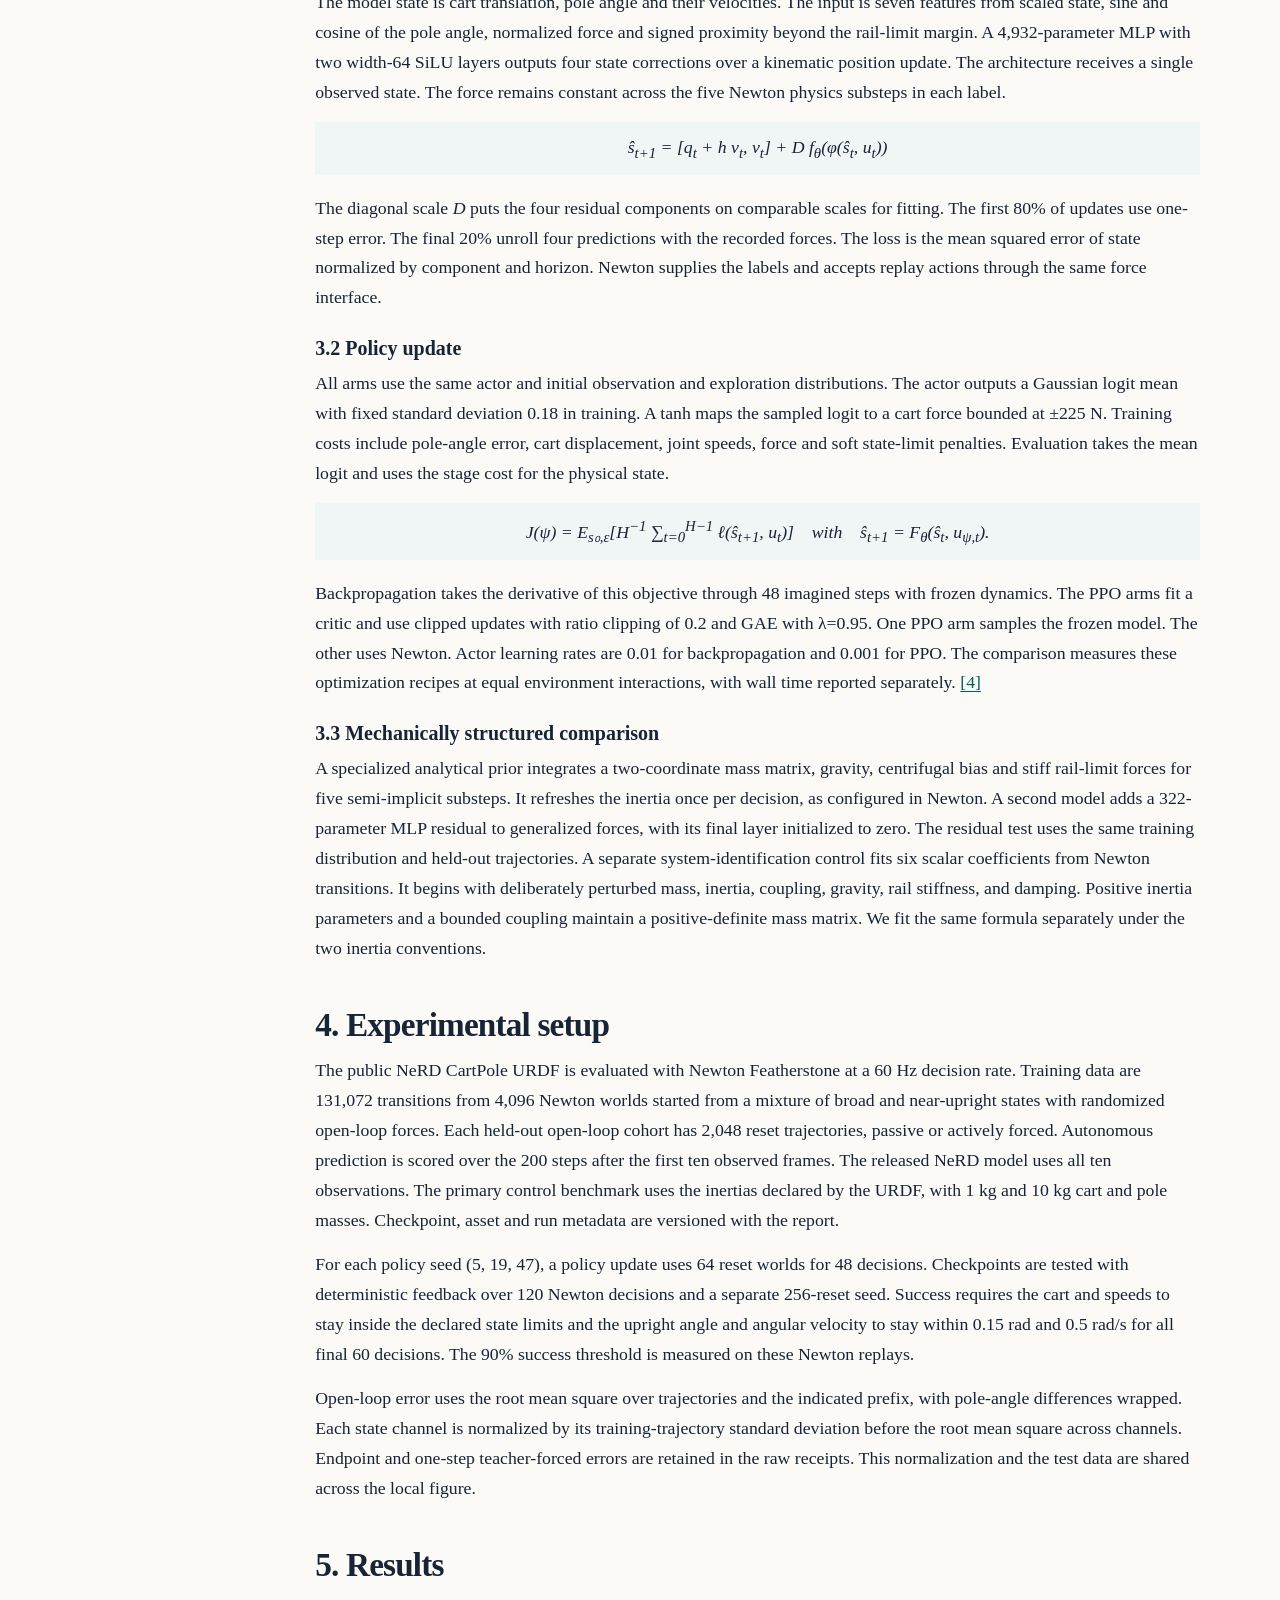
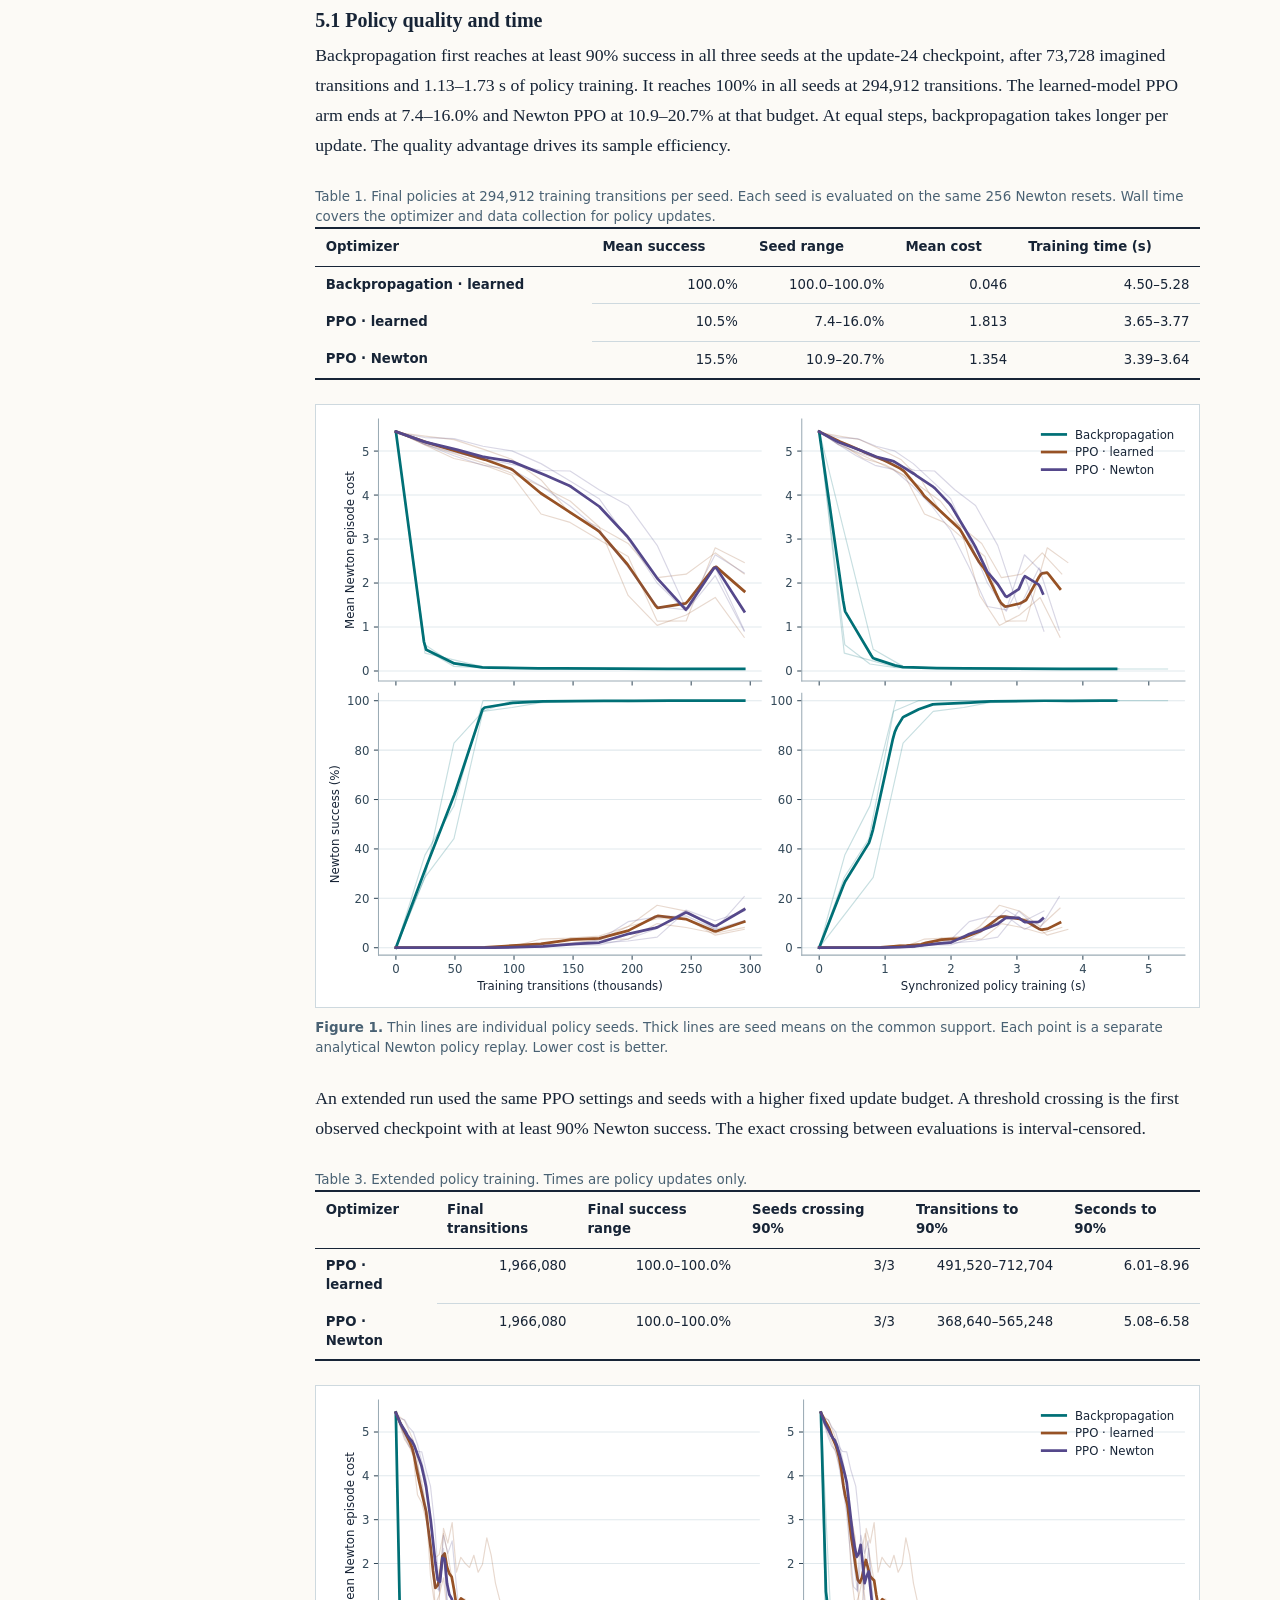
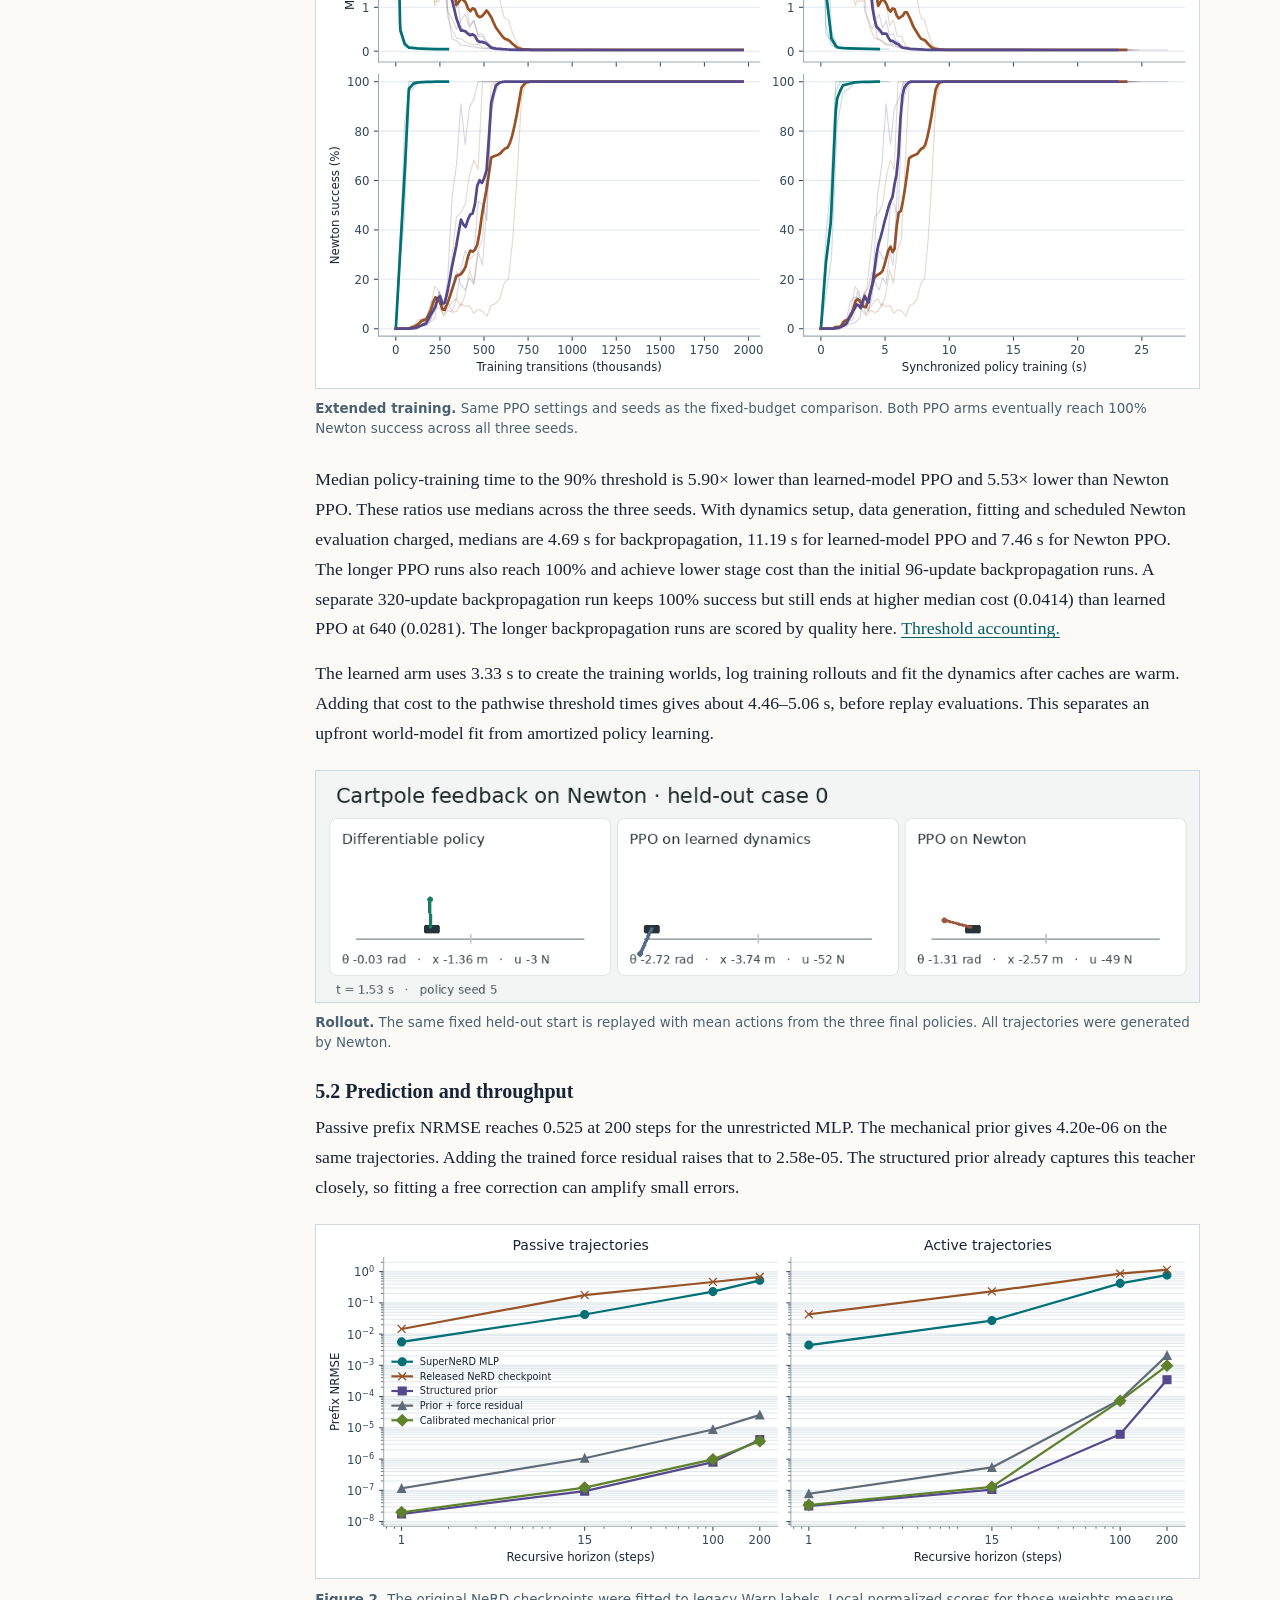
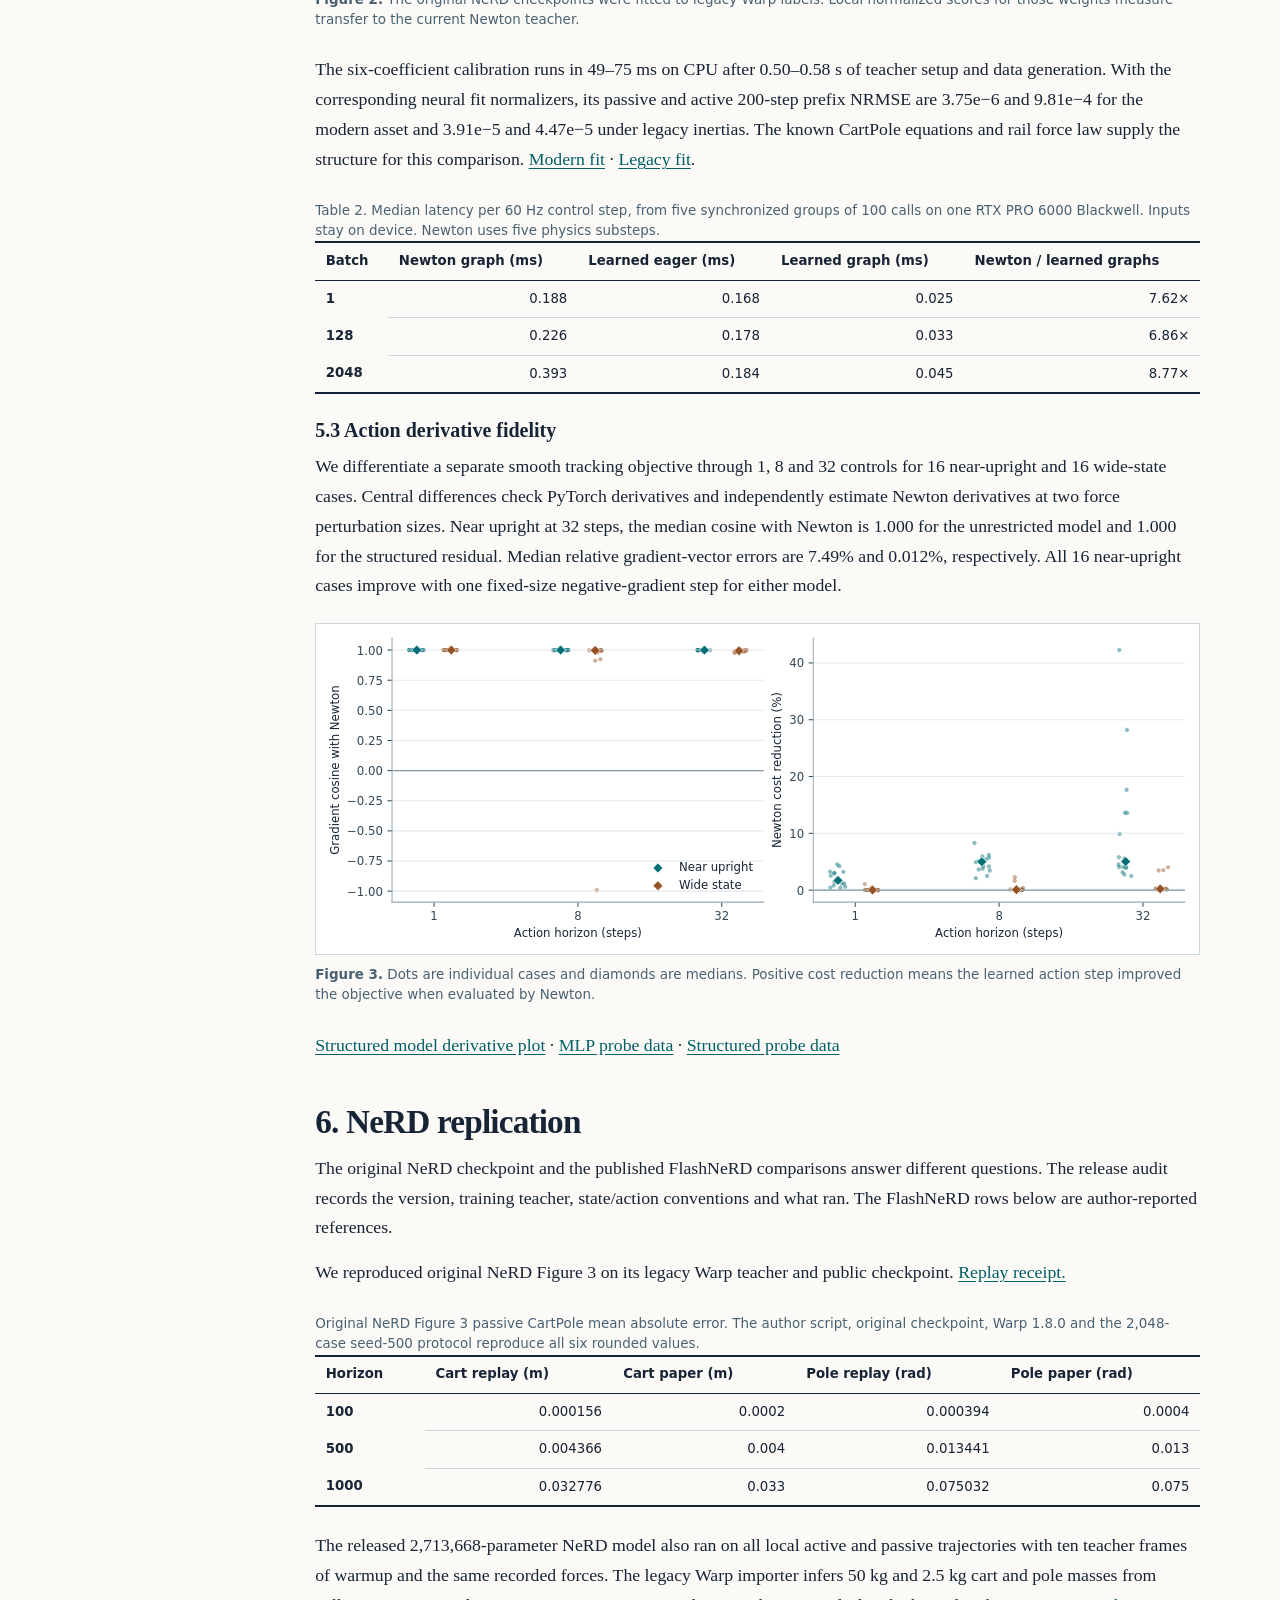
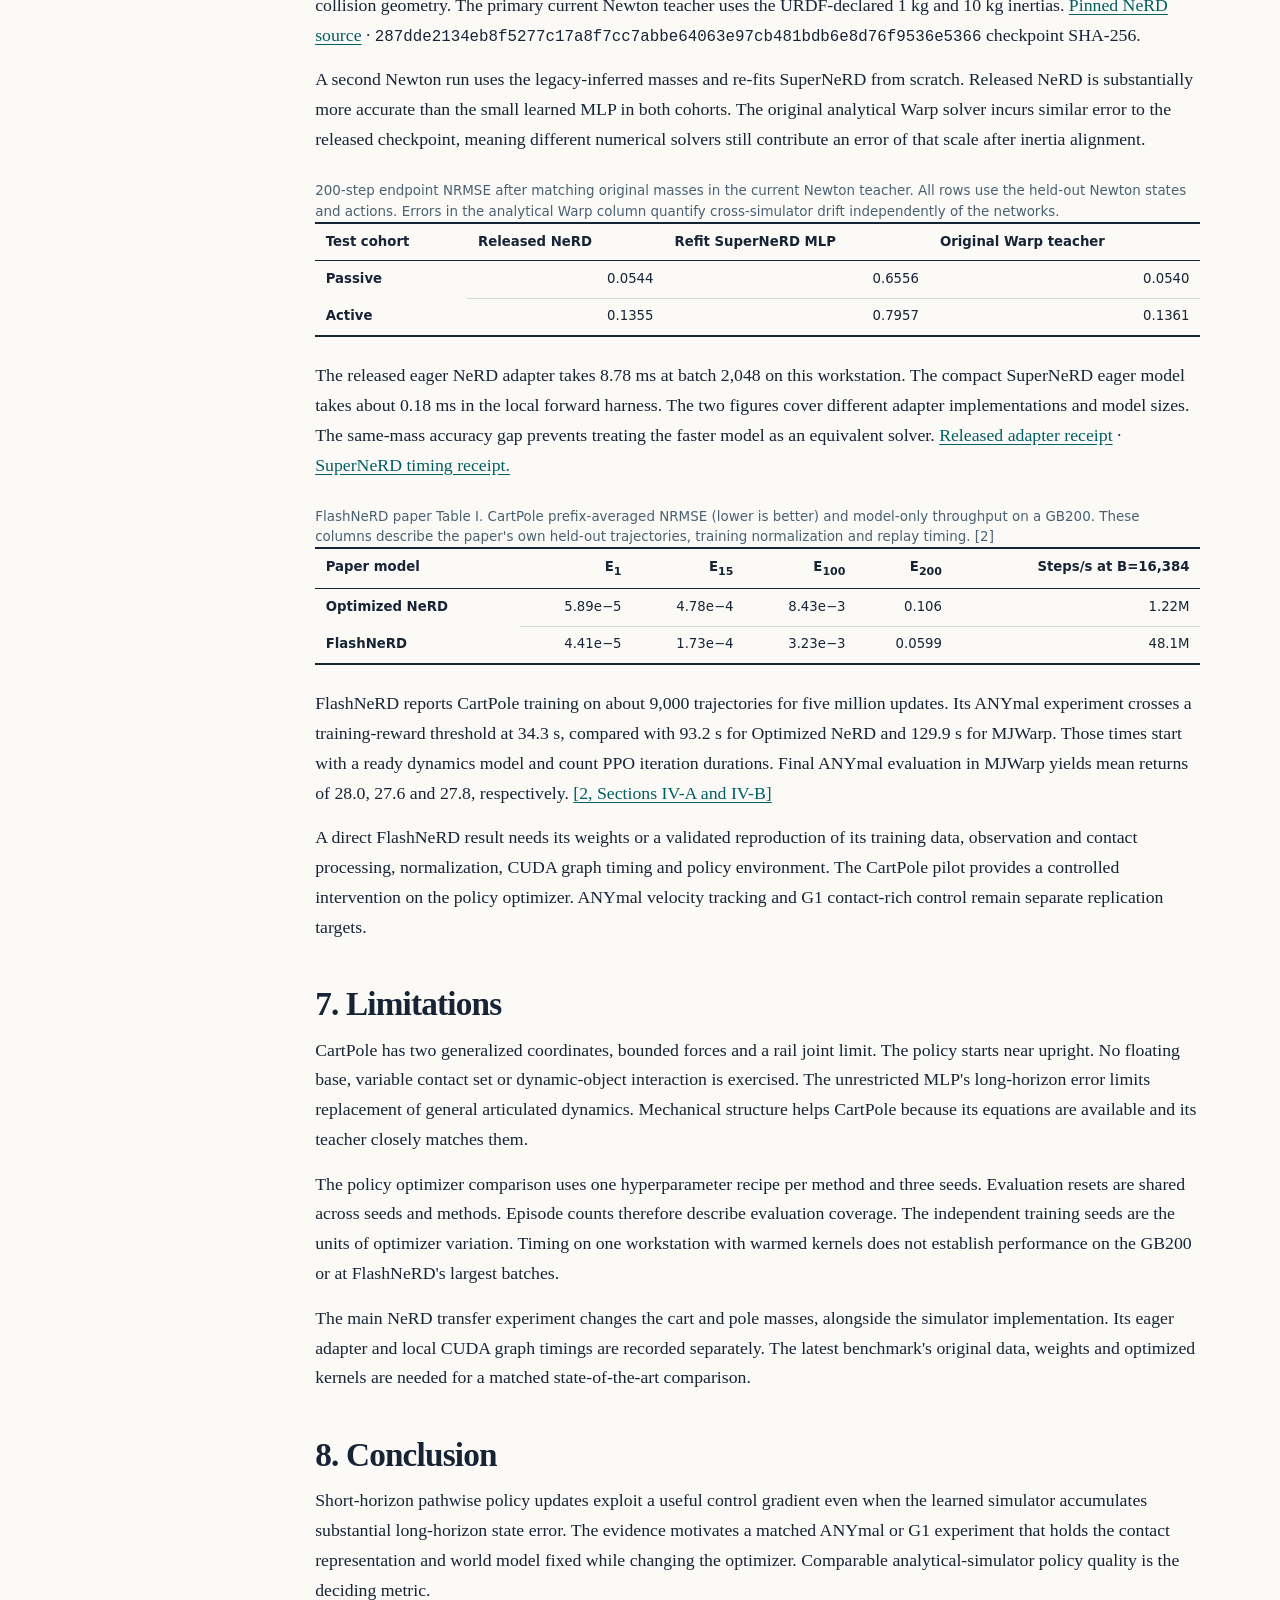
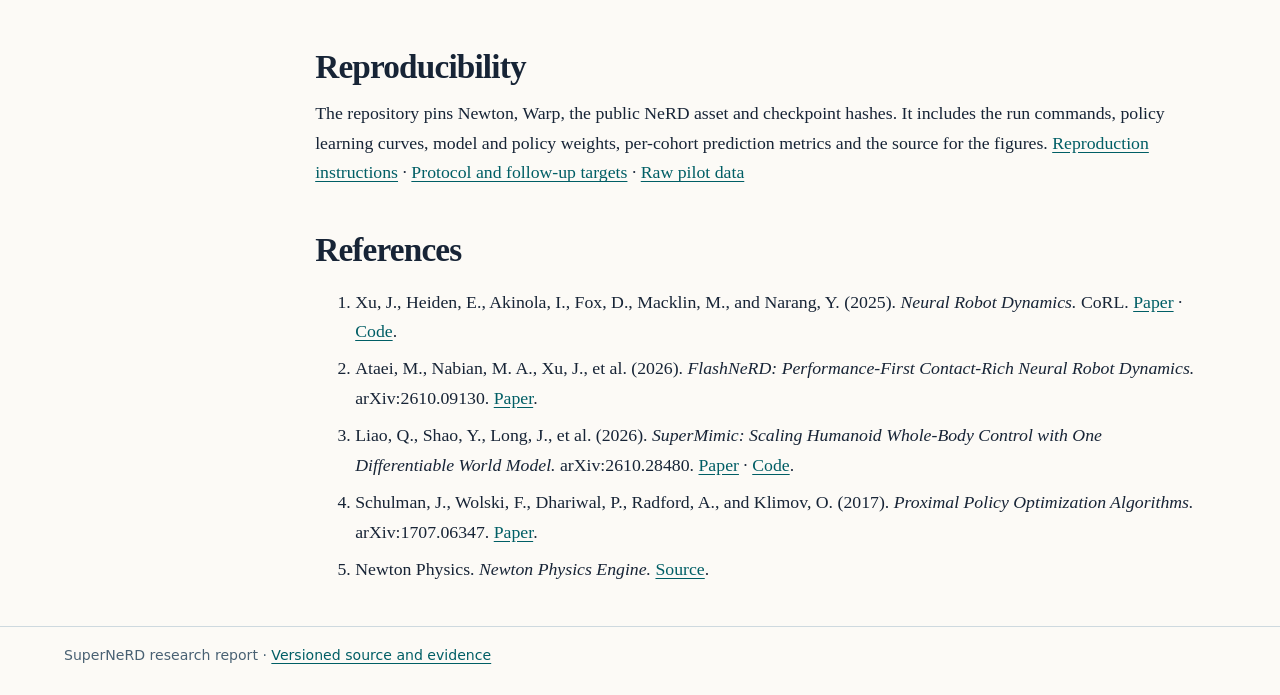
<file: cartpole.html>
<!doctype html>
<html lang="en">
<head>
  <meta charset="utf-8">
  <meta name="viewport" content="width=device-width, initial-scale=1">
  <meta name="description" content="A controlled study of differentiating through learned robot dynamics, with held-out Newton evaluation and an audit of public NeRD benchmarks.">
  <title>SuperNeRD · Differentiable Robot Dynamics for Policy Learning</title>
  <link rel="stylesheet" href="paper.css">
</head>
<body>
<header class="masthead">
  <div class="frame">
    <strong>SuperNeRD</strong>
    <nav aria-label="Project links">
      <a href="paper/supernerd.pdf">PDF</a>
      <a href="https://github.com/maxkra15/supernerd">Code</a>
      <a href="results/cartpole.json">Run data</a>
      <a href="https://maxkra15.github.io/neurall/">NeurALL</a>
    </nav>
  </div>
</header>
<main class="frame">
  <div class="title-block">
    <p class="label">Research report · v0.1</p>
    <h1>Differentiable Robot Dynamics for Policy Learning</h1>
    <p class="subtitle">SuperNeRD compares gradient-based and PPO updates on a shared learned simulator and evaluates both in Newton.</p>
    <p class="meta">SuperNeRD project · 24 November 2026</p>
  </div>
  <div class="abstract" aria-labelledby="abstract">
    <h2 id="abstract">Abstract</h2>
    <p>We study whether differentiating through a learned transition reduces the data and time needed to train a robot controller. We train a compact world model on Newton CartPole transitions and compare direct policy gradients with PPO on both the learned model and Newton. Across three training seeds, backpropagation reaches at least 90% success on 256 held-out Newton resets after 73,728 imagined transitions and reaches 100% at the fixed 294,912-transition budget. With more training, both PPO arms also reach 100%. Backpropagation reaches the 90% threshold 5.90× faster than PPO on the same learned simulator in policy training time and 2.39× faster when including commissioning and scheduled evaluation. At batch 2,048 the learned graph advances a control step 8.77× faster than the local Newton graph, although unrestricted predictions drift over long open-loop rollouts. A CartPole-specific mechanical prior improves those rollouts. A released NeRD checkpoint is evaluated as a transfer baseline and FlashNeRD benchmarks are audited separately. The result establishes a policy-learning advantage on this restricted task under the measured recipes.</p>
  </div>

  <div class="paper-layout">
    <nav class="toc" aria-label="Paper contents">
      <strong>Contents</strong>
      <ol>
        <li><a href="#introduction">1. Introduction</a></li>
        <li><a href="#related">2. Related work</a></li>
        <li><a href="#methods">3. Method</a></li>
        <li><a href="#experiments">4. Experimental setup</a></li>
        <li><a href="#results">5. Results</a></li>
        <li><a href="#reproduction">6. NeRD replication</a></li>
        <li><a href="#limitations">7. Limitations</a></li>
        <li><a href="#conclusion">8. Conclusion</a></li>
        <li><a href="#reproducibility">Reproducibility</a></li>
        <li><a href="#references">References</a></li>
      </ol>
    </nav>
    <article class="manuscript">
      <section id="introduction">
        <h2>1. Introduction</h2>
        <p>Learned robot dynamics can cut the cost of a transition and provide derivatives of that transition with respect to state and action. Those are separate sources of potential speedup. Optimizing a policy through an inaccurate derivative can spend fewer imagined steps and still produce a worse controller on the original simulator.</p>
        <p>We test whether direct policy gradients reach useful Newton performance sooner than PPO on the same learned dynamics. We measure both the behavior of the learned step over open-loop horizons and the closed-loop performance of the resulting policies on Newton. The comparison isolates the policy update from changes to the simulator architecture.</p>
      </section>
      <section id="related">
        <h2>2. Related work</h2>
        <p>NeRD learns robot-specific state transitions and uses geometric contact information from an analytical simulator. FlashNeRD reduces forward cost with a streaming attention architecture and extends the interface to variable contacts and fixed-base two-way coupling. Its ANYmal learning comparison uses PPO across dynamics backends. <a href="#ref-nerd">[1]</a> <a href="#ref-flashnerd">[2]</a></p>
        <p>SuperMimic uses short imagined rollouts to backpropagate policy gradients through a differentiable world model and updates that model as policy data arrive. The present pilot tests the policy-gradient mechanism on a frozen model. Freezing makes it possible to hold the model and logged data constant for the policy comparison. <a href="#ref-supermimic">[3]</a></p>
        <p>NeurALL studies a related question for deformables. Its cable experiments optimize applied forces from observed material state and replay the controls in Newton. Controller performance for articulated bodies and target matching for cables require separate metrics and datasets. <a href="https://maxkra15.github.io/neurall/">NeurALL report.</a></p>
      </section>
      <section id="methods">
        <h2>3. Method</h2>

<h3>3.1 Learned decision step</h3>
<p>The model state is cart translation, pole angle and their velocities. The input is seven features from
scaled state, sine and cosine of the pole angle, normalized force and signed proximity beyond the rail-limit
margin. A 4,932-parameter MLP with two width-64 SiLU layers outputs four state corrections over a kinematic
position update. The architecture receives a single observed state. The force remains constant across the
five Newton physics substeps in each label.</p>
<div class="equation" aria-label="Next state equals kinematic prediction plus learned residual">
  ŝ<sub>t+1</sub> = [q<sub>t</sub> + h v<sub>t</sub>, v<sub>t</sub>] + D f<sub>θ</sub>(φ(ŝ<sub>t</sub>, u<sub>t</sub>))
</div>
<p>The diagonal scale <em>D</em> puts the four residual components on comparable scales for fitting.
The first 80% of updates use one-step error. The final 20% unroll four predictions with the recorded forces.
The loss is the mean squared error of state normalized by component and horizon. Newton supplies the labels
and accepts replay actions through the same force interface.</p>
<h3>3.2 Policy update</h3>
<p>All arms use the same actor and initial observation and exploration distributions. The actor outputs a
Gaussian logit mean with fixed standard deviation 0.18 in training. A tanh maps the sampled logit to a cart
force bounded at ±225 N. Training costs include pole-angle error, cart displacement, joint speeds, force and
soft state-limit penalties. Evaluation takes the mean logit and uses the stage cost for the physical state.</p>
<div class="equation" aria-label="Policy gradient through recursive transitions">
  J(ψ) = E<sub>s₀,ε</sub>[H<sup>−1</sup> ∑<sub>t=0</sub><sup>H−1</sup> ℓ(ŝ<sub>t+1</sub>, u<sub>t</sub>)]
  &ensp; with &ensp; ŝ<sub>t+1</sub> = F<sub>θ</sub>(ŝ<sub>t</sub>, u<sub>ψ,t</sub>).
</div>
<p>Backpropagation takes the derivative of this objective through 48 imagined steps with frozen dynamics.
The PPO arms fit a critic and use clipped updates with ratio clipping of 0.2 and GAE with λ=0.95.
One PPO arm samples the frozen model. The other uses Newton. Actor learning rates are 0.01 for
backpropagation and 0.001 for PPO. The comparison measures these optimization recipes at equal
environment interactions, with wall time reported separately. <a href="#ref-ppo">[4]</a></p>
<h3>3.3 Mechanically structured comparison</h3>
<p>A specialized analytical prior integrates a two-coordinate mass matrix, gravity, centrifugal bias
and stiff rail-limit forces for five semi-implicit substeps. It refreshes the inertia once per decision,
as configured in Newton. A second model adds a 322-parameter MLP residual to generalized forces, with its final
layer initialized to zero. The residual test uses the same training distribution and held-out trajectories.
A separate system-identification control fits six scalar coefficients from Newton transitions. It begins
with deliberately perturbed mass, inertia, coupling, gravity, rail stiffness, and damping. Positive
inertia parameters and a bounded coupling maintain a positive-definite mass matrix. We fit the same
formula separately under the two inertia conventions.</p>

      </section>
      <section id="experiments">
        <h2>4. Experimental setup</h2>

<p>The public NeRD CartPole URDF is evaluated with Newton Featherstone at a 60 Hz decision rate.
Training data are 131,072 transitions from 4,096 Newton worlds started from
a mixture of broad and near-upright states with randomized open-loop forces. Each held-out open-loop
cohort has 2,048 reset trajectories, passive or actively forced. Autonomous prediction is scored over the
200 steps after the first ten observed frames. The released NeRD model uses all ten observations. The primary control benchmark uses the inertias declared by the URDF, with 1 kg and 10 kg cart and pole masses.
Checkpoint, asset and run metadata are versioned with the report.</p>
<p>For each policy seed (5, 19, 47), a policy update uses 64 reset worlds for 48 decisions. Checkpoints are
tested with deterministic feedback over 120 Newton decisions and a separate 256-reset seed.
Success requires the cart and speeds to stay inside the declared state limits and the
upright angle and angular velocity to stay within 0.15 rad and 0.5 rad/s for all final 60 decisions.
The 90% success threshold is measured on these Newton replays.</p>
<p>Open-loop error uses the root mean square over trajectories and the indicated prefix, with pole-angle
differences wrapped. Each state channel is normalized by its training-trajectory standard deviation
before the root mean square across channels. Endpoint and one-step teacher-forced errors are retained
in the raw receipts. This normalization and the test data are shared across the local figure.</p>

      </section>
      <section id="results">
        <h2>5. Results</h2>
        <h3>5.1 Policy quality and time</h3><p>Backpropagation first reaches at least 90% success in all three seeds at the update-24 checkpoint, after 73,728 imagined transitions and 1.13–1.73 s of policy training. It reaches 100% in all seeds at 294,912 transitions. The learned-model PPO arm ends at 7.4–16.0% and Newton PPO at 10.9–20.7% at that budget. At equal steps, backpropagation takes longer per update. The quality advantage drives its sample efficiency.</p><div class="table-wrap"><table><caption>Table 1. Final policies at 294,912 training transitions per seed. Each seed is evaluated on the same 256 Newton resets. Wall time covers the optimizer and data collection for policy updates.</caption><thead><tr><th scope="col">Optimizer</th><th scope="col">Mean success</th><th scope="col">Seed range</th><th scope="col">Mean cost</th><th scope="col">Training time (s)</th></tr></thead><tbody><tr><th scope="row">Backpropagation · learned</th><td class="num">100.0%</td><td class="num">100.0–100.0%</td><td class="num">0.046</td><td class="num">4.50–5.28</td></tr><tr><th scope="row">PPO · learned</th><td class="num">10.5%</td><td class="num">7.4–16.0%</td><td class="num">1.813</td><td class="num">3.65–3.77</td></tr><tr><th scope="row">PPO · Newton</th><td class="num">15.5%</td><td class="num">10.9–20.7%</td><td class="num">1.354</td><td class="num">3.39–3.64</td></tr></tbody></table></div><figure><img src="figures/policy-learning.svg" alt="Success and cost versus training transitions and time"><figcaption><strong>Figure 1.</strong> Thin lines are individual policy seeds. Thick lines are seed means on the common support. Each point is a separate analytical Newton policy replay. Lower cost is better.</figcaption></figure><p>An extended run used the same PPO settings and seeds with a higher fixed update budget. A threshold crossing is the first observed checkpoint with at least 90% Newton success. The exact crossing between evaluations is interval-censored.</p><div class="table-wrap"><table><caption>Table 3. Extended policy training. Times are policy updates only.</caption><thead><tr><th scope="col">Optimizer</th><th scope="col">Final transitions</th><th scope="col">Final success range</th><th scope="col">Seeds crossing 90%</th><th scope="col">Transitions to 90%</th><th scope="col">Seconds to 90%</th></tr></thead><tbody><tr><th scope="row">PPO · learned</th><td class="num">1,966,080</td><td class="num">100.0–100.0%</td><td class="num">3/3</td><td class="num">491,520–712,704</td><td class="num">6.01–8.96</td></tr><tr><th scope="row">PPO · Newton</th><td class="num">1,966,080</td><td class="num">100.0–100.0%</td><td class="num">3/3</td><td class="num">368,640–565,248</td><td class="num">5.08–6.58</td></tr></tbody></table></div><figure><img src="figures/extended-policy-learning.svg" alt="PPO improvements at longer budgets"><figcaption><strong>Extended training.</strong> Same PPO settings and seeds as the fixed-budget comparison. Both PPO arms eventually reach 100% Newton success across all three seeds.</figcaption></figure><p>Median policy-training time to the 90% threshold is 5.90× lower than learned-model PPO and 5.53× lower than Newton PPO. These ratios use medians across the three seeds. With dynamics setup, data generation, fitting and scheduled Newton evaluation charged, medians are 4.69 s for backpropagation, 11.19 s for learned-model PPO and 7.46 s for Newton PPO. The longer PPO runs also reach 100% and achieve lower stage cost than the initial 96-update backpropagation runs. A separate 320-update backpropagation run keeps 100% success but still ends at higher median cost (0.0414) than learned PPO at 640 (0.0281). The longer backpropagation runs are scored by quality here. <a href="results/threshold-summary.json">Threshold accounting.</a></p><p>The learned arm uses 3.33 s to create the training worlds, log training rollouts and fit the dynamics after caches are warm. Adding that cost to the pathwise threshold times gives about 4.46–5.06 s, before replay evaluations. This separates an upfront world-model fit from amortized policy learning.</p><figure><img src="figures/cartpole-policy.gif" alt="Sample CartPole policy actions replayed in Newton"><figcaption><strong>Rollout.</strong> The same fixed held-out start is replayed with mean actions from the three final policies. All trajectories were generated by Newton.</figcaption></figure><h3>5.2 Prediction and throughput</h3><p>Passive prefix NRMSE reaches 0.525 at 200 steps for the unrestricted MLP. The mechanical prior gives 4.20e-06 on the same trajectories. Adding the trained force residual raises that to 2.58e-05. The structured prior already captures this teacher closely, so fitting a free correction can amplify small errors.</p><figure><img src="figures/rollout-errors.svg" alt="Normalized rollout error for two held-out control cohorts"><figcaption><strong>Figure 2.</strong> The original NeRD checkpoints were fitted to legacy Warp labels. Local normalized scores for those weights measure transfer to the current Newton teacher.</figcaption></figure><p>The six-coefficient calibration runs in 49–75 ms on CPU after 0.50–0.58 s of teacher setup and data generation. With the corresponding neural fit normalizers, its passive and active 200-step prefix NRMSE are 3.75e−6 and 9.81e−4 for the modern asset and 3.91e−5 and 4.47e−5 under legacy inertias. The known CartPole equations and rail force law supply the structure for this comparison. <a href="results/calibrated-modern-common.json">Modern fit</a> · <a href="results/calibrated-legacy-common.json">Legacy fit</a>.</p><div class="table-wrap"><table><caption>Table 2. Median latency per 60 Hz control step, from five synchronized groups of 100 calls on one RTX PRO 6000 Blackwell. Inputs stay on device. Newton uses five physics substeps.</caption><thead><tr><th scope="col">Batch</th><th scope="col">Newton graph (ms)</th><th scope="col">Learned eager (ms)</th><th scope="col">Learned graph (ms)</th><th scope="col">Newton / learned graphs</th></tr></thead><tbody><tr><th scope="row">1</th><td class="num">0.188</td><td class="num">0.168</td><td class="num">0.025</td><td class="num">7.62×</td></tr><tr><th scope="row">128</th><td class="num">0.226</td><td class="num">0.178</td><td class="num">0.033</td><td class="num">6.86×</td></tr><tr><th scope="row">2048</th><td class="num">0.393</td><td class="num">0.184</td><td class="num">0.045</td><td class="num">8.77×</td></tr></tbody></table></div><h3>5.3 Action derivative fidelity</h3><p>We differentiate a separate smooth tracking objective through 1, 8 and 32 controls for 16 near-upright and 16 wide-state cases. Central differences check PyTorch derivatives and independently estimate Newton derivatives at two force perturbation sizes. Near upright at 32 steps, the median cosine with Newton is 1.000 for the unrestricted model and 1.000 for the structured residual. Median relative gradient-vector errors are 7.49% and 0.012%, respectively. All 16 near-upright cases improve with one fixed-size negative-gradient step for either model.</p><figure><img src="figures/action-gradients.svg" alt="Gradient agreement and actual Newton descent of the learned model"><figcaption><strong>Figure 3.</strong> Dots are individual cases and diamonds are medians. Positive cost reduction means the learned action step improved the objective when evaluated by Newton.</figcaption></figure><p><a href="figures/action-gradients-structured.svg">Structured model derivative plot</a> · <a href="results/action-gradients.json">MLP probe data</a> · <a href="results/action-gradients-structured.json">Structured probe data</a></p>
      </section>
      <section id="reproduction">
        <h2>6. NeRD replication</h2>
        <p>The original NeRD checkpoint and the published FlashNeRD comparisons answer different questions. The release audit records the version, training teacher, state/action conventions and what ran. The FlashNeRD rows below are author-reported references.</p>
        <p>We reproduced original NeRD Figure 3 on its legacy Warp teacher and public checkpoint. <a href="results/nerd-original.json">Replay receipt.</a></p><div class="table-wrap"><table><caption>Original NeRD Figure 3 passive CartPole mean absolute error. The author script, original checkpoint, Warp 1.8.0 and the 2,048-case seed-500 protocol reproduce all six rounded values.</caption><thead><tr><th scope="col">Horizon</th><th scope="col">Cart replay (m)</th><th scope="col">Cart paper (m)</th><th scope="col">Pole replay (rad)</th><th scope="col">Pole paper (rad)</th></tr></thead><tbody><tr><th scope="row">100</th><td class="num">0.000156</td><td class="num">0.0002</td><td class="num">0.000394</td><td class="num">0.0004</td></tr><tr><th scope="row">500</th><td class="num">0.004366</td><td class="num">0.004</td><td class="num">0.013441</td><td class="num">0.013</td></tr><tr><th scope="row">1000</th><td class="num">0.032776</td><td class="num">0.033</td><td class="num">0.075032</td><td class="num">0.075</td></tr></tbody></table></div><p>The released 2,713,668-parameter NeRD model also ran on all local active and passive trajectories with ten teacher frames of warmup and the same recorded forces. The legacy Warp importer infers 50 kg and 2.5 kg cart and pole masses from collision geometry. The primary current Newton teacher uses the URDF-declared 1 kg and 10 kg inertias. <a href="https://github.com/NVlabs/neural-robot-dynamics/tree/476dc67fccc6a99be293bf611f897b1c06f13e30">Pinned NeRD source</a> · <code>287dde2134eb8f5277c17a8f7cc7abbe64063e97cb481bdb6e8d76f9536e5366</code> checkpoint SHA-256.</p><p>A second Newton run uses the legacy-inferred masses and re-fits SuperNeRD from scratch. Released NeRD is substantially more accurate than the small learned MLP in both cohorts. The original analytical Warp solver incurs similar error to the released checkpoint, meaning different numerical solvers still contribute an error of that scale after inertia alignment.</p><div class="table-wrap"><table><caption>200-step endpoint NRMSE after matching original masses in the current Newton teacher. All rows use the held-out Newton states and actions. Errors in the analytical Warp column quantify cross-simulator drift independently of the networks.</caption><thead><tr><th scope="col">Test cohort</th><th scope="col">Released NeRD</th><th scope="col">Refit SuperNeRD MLP</th><th scope="col">Original Warp teacher</th></tr></thead><tbody><tr><th scope="row">Passive</th><td class="num">0.0544</td><td class="num">0.6556</td><td class="num">0.0540</td></tr><tr><th scope="row">Active</th><td class="num">0.1355</td><td class="num">0.7957</td><td class="num">0.1361</td></tr></tbody></table></div><p>The released eager NeRD adapter takes 8.78 ms at batch 2,048 on this workstation. The compact SuperNeRD eager model takes about 0.18 ms in the local forward harness. The two figures cover different adapter implementations and model sizes. The same-mass accuracy gap prevents treating the faster model as an equivalent solver. <a href="results/nerd-throughput.json">Released adapter receipt</a> · <a href="results/forward-timing.json">SuperNeRD timing receipt.</a></p>
        <div class="table-wrap">
          <table>
            <caption>FlashNeRD paper Table I. CartPole prefix-averaged NRMSE (lower is better) and model-only throughput on a GB200. These columns describe the paper's own held-out trajectories, training normalization and replay timing. [2]</caption>
            <thead><tr><th scope="col">Paper model</th><th scope="col" class="num">E<sub>1</sub></th><th scope="col" class="num">E<sub>15</sub></th><th scope="col" class="num">E<sub>100</sub></th><th scope="col" class="num">E<sub>200</sub></th><th scope="col" class="num">Steps/s at B=16,384</th></tr></thead>
            <tbody>
              <tr><th scope="row">Optimized NeRD</th><td class="num">5.89e−5</td><td class="num">4.78e−4</td><td class="num">8.43e−3</td><td class="num">0.106</td><td class="num">1.22M</td></tr>
              <tr><th scope="row">FlashNeRD</th><td class="num">4.41e−5</td><td class="num">1.73e−4</td><td class="num">3.23e−3</td><td class="num">0.0599</td><td class="num">48.1M</td></tr>
            </tbody>
          </table>
        </div>
        <p>FlashNeRD reports CartPole training on about 9,000 trajectories for five million updates. Its ANYmal experiment crosses a training-reward threshold at 34.3 s, compared with 93.2 s for Optimized NeRD and 129.9 s for MJWarp. Those times start with a ready dynamics model and count PPO iteration durations. Final ANYmal evaluation in MJWarp yields mean returns of 28.0, 27.6 and 27.8, respectively. <a href="#ref-flashnerd">[2, Sections IV-A and IV-B]</a></p>
        <p>A direct FlashNeRD result needs its weights or a validated reproduction of its training data, observation and contact processing, normalization, CUDA graph timing and policy environment. The CartPole pilot provides a controlled intervention on the policy optimizer. ANYmal velocity tracking and G1 contact-rich control remain separate replication targets.</p>
      </section>
      <section id="limitations">
        <h2>7. Limitations</h2>

<p>CartPole has two generalized coordinates, bounded forces and a rail joint limit. The policy starts
near upright. No floating base, variable contact set or dynamic-object interaction is exercised.
The unrestricted MLP's long-horizon error limits replacement of general articulated dynamics.
Mechanical structure helps CartPole because its equations are available and its teacher closely matches them.</p>
<p>The policy optimizer comparison uses one hyperparameter recipe per method and three seeds.
Evaluation resets are shared across seeds and methods. Episode counts therefore describe evaluation
coverage. The independent training seeds are the units of optimizer variation. Timing on one workstation
with warmed kernels does not establish performance on the GB200 or at FlashNeRD's largest batches.</p>
<p>The main NeRD transfer experiment changes the cart and pole masses, alongside the simulator implementation. Its eager
adapter and local CUDA graph timings are recorded separately. The latest benchmark's original data,
weights and optimized kernels are needed for a matched state-of-the-art comparison.</p>

      </section>
      <section id="conclusion">
        <h2>8. Conclusion</h2>
        <p>Short-horizon pathwise policy updates exploit a useful control gradient even when the learned simulator accumulates substantial long-horizon state error. The evidence motivates a matched ANYmal or G1 experiment that holds the contact representation and world model fixed while changing the optimizer. Comparable analytical-simulator policy quality is the deciding metric.</p>
      </section>
      <section id="reproducibility">
        <h2>Reproducibility</h2>

<p>The repository pins Newton, Warp, the public NeRD asset and checkpoint hashes. It includes the run
commands, policy learning curves, model and policy weights, per-cohort prediction metrics and the source
for the figures. <a href="README.md">Reproduction instructions</a> ·
<a href="paper/replication-protocol.md">Protocol and follow-up targets</a> ·
<a href="results/cartpole.json">Raw pilot data</a></p>

      </section>
      <section id="references">
        <h2>References</h2>
        <ol>
          <li id="ref-nerd">Xu, J., Heiden, E., Akinola, I., Fox, D., Macklin, M., and Narang, Y. (2025). <em>Neural Robot Dynamics.</em> CoRL. <a href="https://research.nvidia.com/publication/2025-09_neural-robot-dynamics">Paper</a> · <a href="https://github.com/NVlabs/neural-robot-dynamics">Code</a>.</li>
          <li id="ref-flashnerd">Ataei, M., Nabian, M. A., Xu, J., et al. (2026). <em>FlashNeRD: Performance-First Contact-Rich Neural Robot Dynamics.</em> arXiv:2610.09130. <a href="https://arxiv.org/html/2610.09130v1">Paper</a>.</li>
          <li id="ref-supermimic">Liao, Q., Shao, Y., Long, J., et al. (2026). <em>SuperMimic: Scaling Humanoid Whole-Body Control with One Differentiable World Model.</em> arXiv:2610.28480. <a href="https://arxiv.org/abs/2610.28480">Paper</a> · <a href="https://github.com/HybridRobotics/supermimic">Code</a>.</li>
          <li id="ref-ppo">Schulman, J., Wolski, F., Dhariwal, P., Radford, A., and Klimov, O. (2017). <em>Proximal Policy Optimization Algorithms.</em> arXiv:1707.06347. <a href="https://arxiv.org/abs/1707.06347">Paper</a>.</li>
          <li id="ref-newton">Newton Physics. <em>Newton Physics Engine.</em> <a href="https://github.com/newton-physics/newton">Source</a>.</li>
        </ol>
      </section>
    </article>
  </div>
</main>
<footer><div class="frame">SuperNeRD research report · <a href="https://github.com/maxkra15/supernerd">Versioned source and evidence</a></div></footer>
</body>
</html>
</file>
<file: paper.css>
:root {
  color-scheme: light;
  --ink: #172436;
  --muted: #496173;
  --accent: #005e65;
  --line: #ced9df;
  --paper: #fcfaf6;
  --panel: #f0f5f5;
  font-family: Georgia, "Times New Roman", serif;
  color: var(--ink);
  background: var(--paper);
}
* { box-sizing: border-box; }
body { margin: 0; }
a { color: var(--accent); text-underline-offset: 0.19em; }
a:focus-visible { outline: 3px solid var(--accent); outline-offset: 4px; }
header, main, footer { padding-inline: clamp(1.2rem, 5vw, 4rem); }
.masthead { border-bottom: 1px solid var(--line); padding-block: 1rem; }
.masthead > div { display: flex; flex-wrap: wrap; justify-content: space-between; gap: 0.8rem 2rem; }
.frame { max-width: 78rem; margin-inline: auto; }
.sans, .masthead, nav, .meta, .label, table, figcaption, footer {
  font-family: system-ui, sans-serif;
}
.masthead strong { font-size: 1.08rem; letter-spacing: -0.015em; }
.masthead nav { display: flex; gap: 0.8rem 1.2rem; flex-wrap: wrap; font-size: 0.9rem; }
.title-block { max-width: 61rem; padding-block: 3.7rem 2rem; }
.label { font-weight: 650; font-size: 0.83rem; color: var(--accent); }
h1, h2, h3, p { margin-top: 0; }
h1 { font-size: clamp(2.7rem, 6.2vw, 5.2rem); line-height: 1.02; letter-spacing: -0.05em; margin-bottom: 1.1rem; }
.subtitle { font-size: clamp(1.2rem, 2.4vw, 1.7rem); color: var(--muted); line-height: 1.32; max-width: 45rem; }
.meta { color: var(--muted); font-size: 0.88rem; }
.abstract { background: var(--panel); border-left: 4px solid var(--accent); padding: 1.5rem 1.8rem; margin-bottom: 2.6rem; max-width: 68rem; }
.abstract h2 { font-size: 1.44rem; margin: 0 0 0.55rem; }
.abstract p { margin: 0; line-height: 1.58; font-size: 1.075rem; }
.paper-layout { display: grid; grid-template-columns: 11.5rem minmax(0, 1fr); gap: clamp(1.4rem, 4vw, 4.4rem); align-items: start; }
.toc { position: sticky; top: 1.5rem; font-size: 0.86rem; line-height: 1.55; }
.toc ol { list-style: none; margin: 0.65rem 0; padding: 0; }
.toc li { margin-bottom: 0.48rem; }
.toc a { text-decoration: none; color: var(--muted); }
.toc a:hover { color: var(--accent); text-decoration: underline; }
.manuscript { max-width: 58rem; font-size: 1.11rem; line-height: 1.68; }
section { scroll-margin-top: 1.5rem; margin-bottom: 2.6rem; }
h2 { line-height: 1.2; font-size: clamp(1.6rem, 2.6vw, 2.25rem); letter-spacing: -0.025em; margin-bottom: 0.72rem; }
h3 { font-size: 1.25rem; margin-bottom: 0.55rem; margin-top: 1.4rem; line-height: 1.25; }
p, ul, ol, pre { margin-bottom: 0.92rem; }
li + li { margin-top: 0.45rem; }
figure { margin: 1.35rem 0 1.6rem; }
figure img { display: block; width: 100%; height: auto; border: 1px solid var(--line); background: #fff; }
figcaption, caption { font-size: 0.84rem; line-height: 1.5; color: var(--muted); text-align: left; margin-top: 0.65rem; }
.table-wrap { overflow: auto; margin: 1rem 0 1.5rem; }
table { width: 100%; border-collapse: collapse; font-size: 0.83rem; line-height: 1.42; }
thead { border-top: 2px solid var(--ink); border-bottom: 1px solid var(--ink); }
tbody { border-bottom: 2px solid var(--ink); }
th, td { text-align: left; padding: 0.55rem 0.66rem; vertical-align: top; }
td { border-bottom: 1px solid var(--line); }
.num { text-align: right; font-variant-numeric: tabular-nums; white-space: nowrap; }
.equation { margin: 0.9rem 0 1.15rem; padding: 0.65rem 0.8rem; background: var(--panel); text-align: center; font-style: italic; overflow-x: auto; }
code { font: 0.89em ui-monospace, monospace; overflow-wrap: anywhere; }
pre { overflow: auto; line-height: 1.58; background: var(--panel); padding: 0.85rem 1rem; }
footer { border-top: 1px solid var(--line); padding-block: 1.2rem 2rem; color: var(--muted); font-size: 0.88rem; }
@media (max-width: 750px) {
  .title-block { padding-top: 2rem; }
  .paper-layout { display: block; }
  .toc { position: static; border-bottom: 1px solid var(--line); margin: 0 0 1.75rem; }
  .toc ol { display: flex; gap: 0.45rem 0.92rem; flex-wrap: wrap; }
  .abstract { padding: 1.1rem; }
}
@page { size: A4; margin: 15mm 15mm 16mm; }
@media print {
  :root { background: white; font-size: 10.7pt; }
  body { -webkit-print-color-adjust: exact; print-color-adjust: exact; }
  .masthead, .toc, footer { display: none; }
  main { padding: 0; }
  .title-block { padding: 0 0 1rem; }
  h1 { font-size: 36pt; }
  .abstract { margin-bottom: 1.4rem; padding: 0.7rem 1rem; }
  .paper-layout { display: block; }
  .manuscript { max-width: none; font-size: 1rem; line-height: 1.5; }
  section { margin-bottom: 1.4rem; }
  h2, h3 { break-after: avoid; }
  figure, .table-wrap, .abstract { break-inside: avoid; }
  .table-wrap { overflow: visible; }
}
</file>
